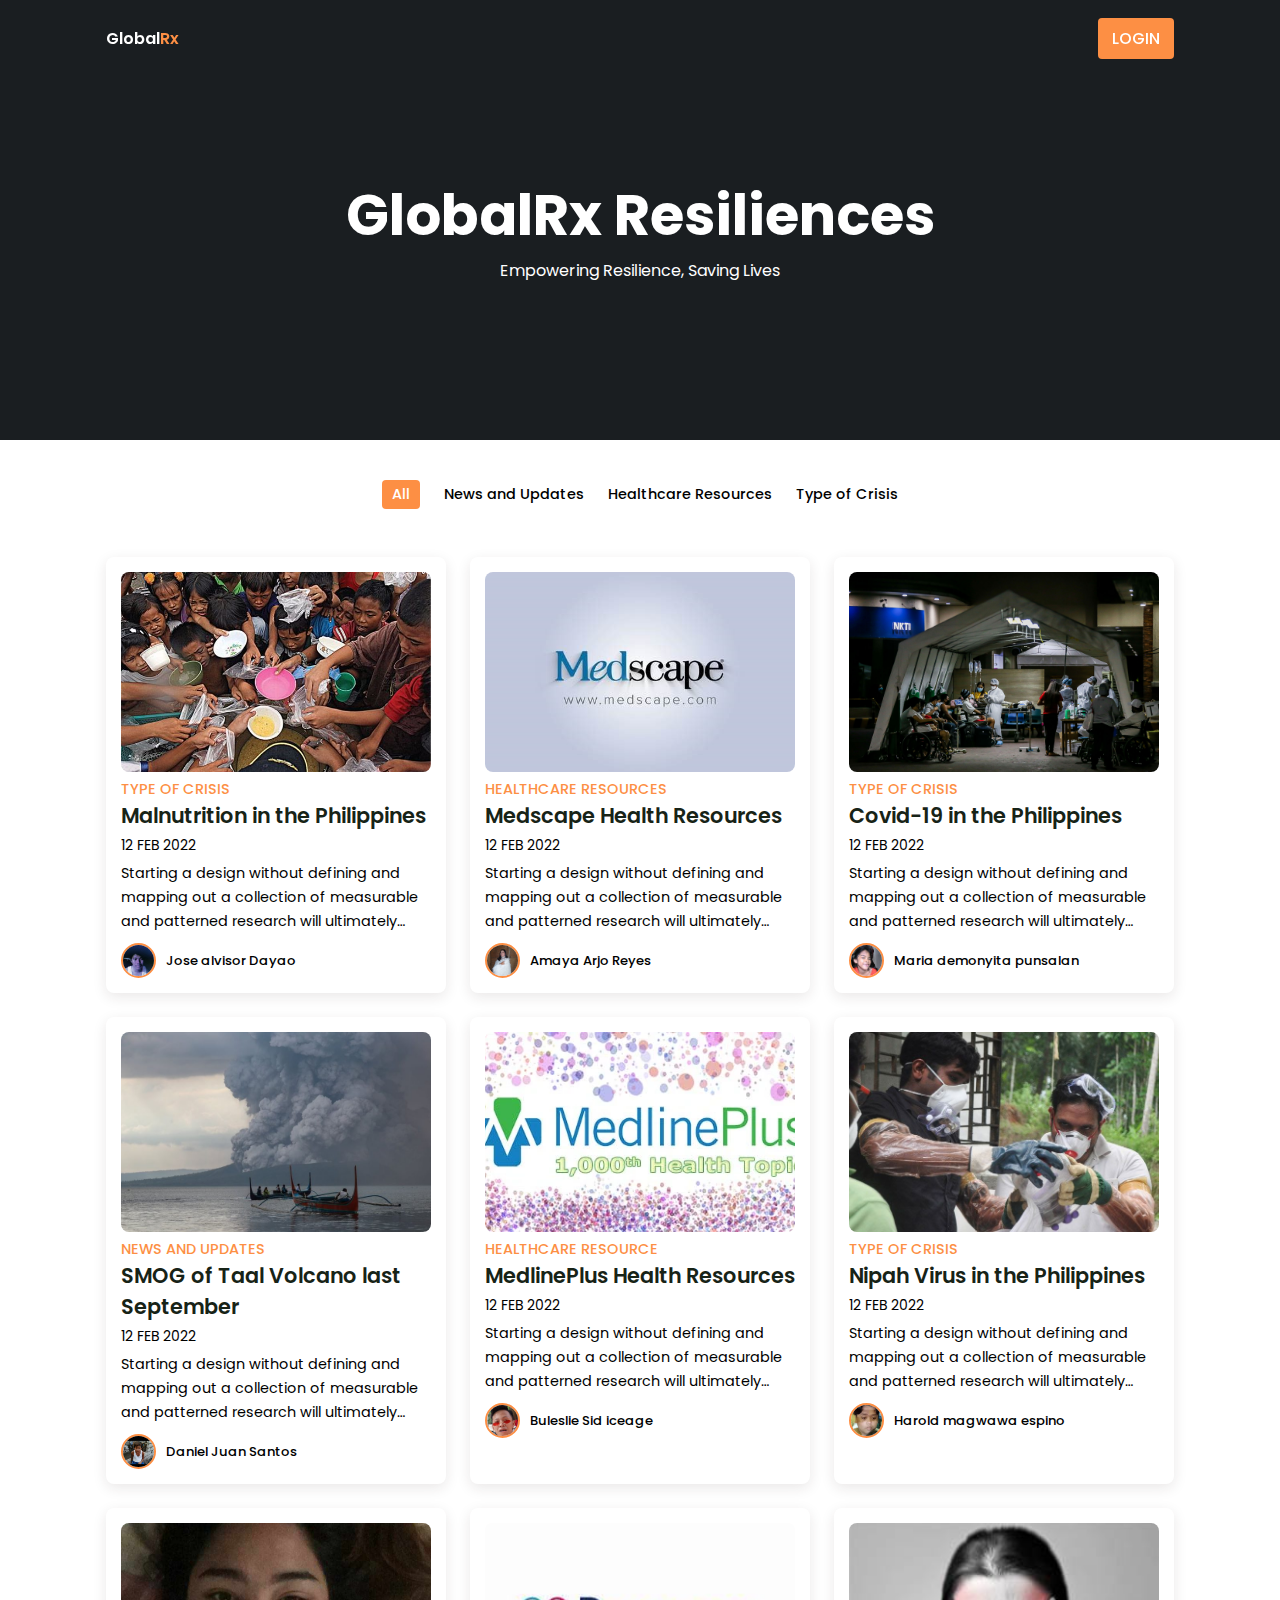
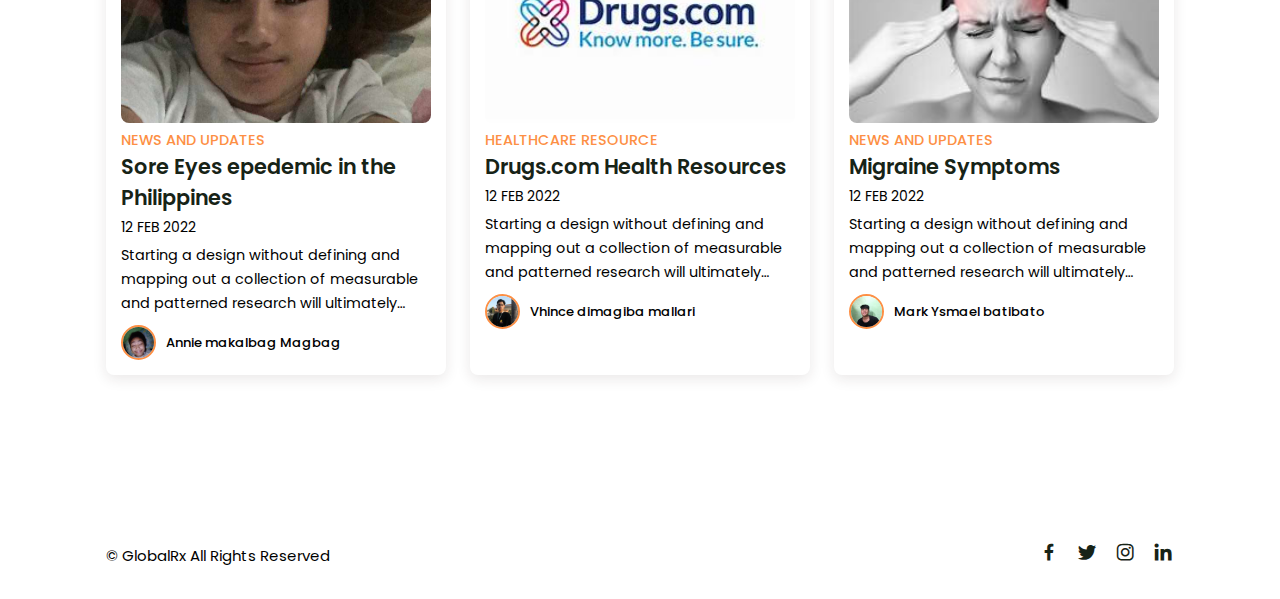
<file: mockup/index.html>
<!DOCTYPE html>
<html lang="en">
    <head>
        <meta charset="UTF-8">
        <meta http-equiv="X-UA-Compatible" content="IE=edge">
        <meta name="viewport" content="width=device-width, initial-scale=1.0">
        <title>GlobalRx</title>
        <link rel="stylesheet" href="css/style.css">
        <link href='https://unpkg.com/boxicons@2.1.4/css/boxicons.min.css' rel='stylesheet'>
    </head>
    <body>

     <header>
        <div class="nav container">

        <a href="#" class="logo">Global<span>Rx</span></a>
        <a href="#" class="login">Login</a>
    </div>
    </header>
     <section class="home" id="home">
    <div class="home-text container">
      <h2 class="home-title">GlobalRx Resiliences</h2>
      <span class="home-subtitle">Empowering Resilience, Saving Lives</span>
    </div>
     </section>
     <div class="post-filter container">
     <span class="filter-item active-filter" data-filter='all'>All</span>
     <span class="filter-item" data-filter='newsandupdates'>News and Updates</span>
     <span class="filter-item" data-filter='healthcare'>Healthcare Resources</span>
     <span class="filter-item" data-filter='typeofcrisis'>Type of Crisis</span>
     </div>
     <section class="post container">
        <!--POST 1-->
     <div class="post-box typeofcrisis">
        <img src="img/post-1.jpg" alt="" class="post-img">
        <h2 class="category">Type of Crisis</h2>
        <a href="post-page.html" class="post-title">
            Malnutrition in the Philippines
    </a>
    <span class="post-date">12 Feb 2022</span>
    <p class="post-description">Starting a design without defining and mapping out a collection of measurable and patterned research will ultimately lead to an ineffective product. Even jobs like redesigning a landing page deserve a diagnosis and user testing to identify usability issues. For the purposes of this guide, let’s assume you've come that far. You've gathered your research, user flows, and sitemaps. You've got your ideas and sketches out of the way and are now ready to jump into something more refined. Here, I will walk you through a few web design tips and best practices using Adobe XD.</p>
     <div class="profile">
        <img src="img/profile-1.jpg" alt="" class="profile-img">
         <span class="profile-name">Jose alvisor Dayao</span>

    </div>
   </div>
   <!--POST 2-->
   <div class="post-box healthcare">
    <img src="img/post-2.jpg" alt="" class="post-img">
    <h2 class="category">Healthcare Resources</h2>
    <a href="post-page2.html" class="post-title">
       Medscape Health Resources
</a>
<span class="post-date">12 Feb 2022</span>
<p class="post-description">Starting a design without defining and mapping out a collection of measurable and patterned research will ultimately lead to an ineffective product. Even jobs like redesigning a landing page deserve a diagnosis and user testing to identify usability issues. For the purposes of this guide, let’s assume you've come that far. You've gathered your research, user flows, and sitemaps. You've got your ideas and sketches out of the way and are now ready to jump into something more refined. Here, I will walk you through a few web design tips and best practices using Adobe XD.</p>
 <div class="profile">
    <img src="img/profile-2.jpg" alt="" class="profile-img">
     <span class="profile-name">Amaya Arjo Reyes</span>

</div>
</div>
<!--POST 3-->
<div class="post-box typeofcrisis">
    <img src="img/post-3.jpg" alt="" class="post-img">
    <h2 class="category">Type of Crisis</h2>
    <a href="post-page3.html" class="post-title">
        Covid-19 in the Philippines
</a>
<span class="post-date">12 Feb 2022</span>
<p class="post-description">Starting a design without defining and mapping out a collection of measurable and patterned research will ultimately lead to an ineffective product. Even jobs like redesigning a landing page deserve a diagnosis and user testing to identify usability issues. For the purposes of this guide, let’s assume you've come that far. You've gathered your research, user flows, and sitemaps. You've got your ideas and sketches out of the way and are now ready to jump into something more refined. Here, I will walk you through a few web design tips and best practices using Adobe XD.</p>
 <div class="profile">
    <img src="img/profile-3.jpg" alt="" class="profile-img">
     <span class="profile-name">Maria demonyita punsalan</span>

</div>
</div>
 <!--POST 4-->
 <div class="post-box newsandupdates">
    <img src="img/post-4.jpg" alt="" class="post-img">
    <h2 class="category">News and Updates</h2>
    <a href="post-page4.html" class="post-title">
        SMOG of Taal Volcano last September
</a>
<span class="post-date">12 Feb 2022</span>
<p class="post-description">Starting a design without defining and mapping out a collection of measurable and patterned research will ultimately lead to an ineffective product. Even jobs like redesigning a landing page deserve a diagnosis and user testing to identify usability issues. For the purposes of this guide, let’s assume you've come that far. You've gathered your research, user flows, and sitemaps. You've got your ideas and sketches out of the way and are now ready to jump into something more refined. Here, I will walk you through a few web design tips and best practices using Adobe XD.</p>
 <div class="profile">
    <img src="img/profile-4.jpg" alt="" class="profile-img">
     <span class="profile-name">Daniel Juan Santos</span>

</div>
</div>
<!--POST 5-->
<div class="post-box healthcare">
<img src="img/post-5.webp" alt="" class="post-img">
<h2 class="category">Healthcare Resource</h2>
<a href="post-page5.html" class="post-title">
    MedlinePlus Health Resources
</a>
<span class="post-date">12 Feb 2022</span>
<p class="post-description">Starting a design without defining and mapping out a collection of measurable and patterned research will ultimately lead to an ineffective product. Even jobs like redesigning a landing page deserve a diagnosis and user testing to identify usability issues. For the purposes of this guide, let’s assume you've come that far. You've gathered your research, user flows, and sitemaps. You've got your ideas and sketches out of the way and are now ready to jump into something more refined. Here, I will walk you through a few web design tips and best practices using Adobe XD.</p>
<div class="profile">
<img src="img/profile-5.jpg" alt="" class="profile-img">
 <span class="profile-name">Buleslie Sid iceage</span>

</div>
</div>
<!--POST 6-->
<div class="post-box typeofcrisis">
<img src="img/post-10.jpg" alt="" class="post-img">
<h2 class="category">Type of Crisis</h2>
<a href="post-page6.html" class="post-title">
    Nipah Virus in the Philippines
</a>
<span class="post-date">12 Feb 2022</span>
<p class="post-description">Starting a design without defining and mapping out a collection of measurable and patterned research will ultimately lead to an ineffective product. Even jobs like redesigning a landing page deserve a diagnosis and user testing to identify usability issues. For the purposes of this guide, let’s assume you've come that far. You've gathered your research, user flows, and sitemaps. You've got your ideas and sketches out of the way and are now ready to jump into something more refined. Here, I will walk you through a few web design tips and best practices using Adobe XD.</p>
<div class="profile">
<img src="img/profile-6.jpg" alt="" class="profile-img">
 <span class="profile-name">Harold magwawa espino </span>

</div>
</div> 
 <!--POST 7-->
 <div class="post-box newsandupdates">
    <img src="img/post-6.jpg" alt="" class="post-img">
    <h2 class="category">News and Updates</h2>
    <a href="post-page7.html" class="post-title">
        Sore Eyes epedemic in the Philippines   
</a>
<span class="post-date">12 Feb 2022</span>
<p class="post-description">Starting a design without defining and mapping out a collection of measurable and patterned research will ultimately lead to an ineffective product. Even jobs like redesigning a landing page deserve a diagnosis and user testing to identify usability issues. For the purposes of this guide, let’s assume you've come that far. You've gathered your research, user flows, and sitemaps. You've got your ideas and sketches out of the way and are now ready to jump into something more refined. Here, I will walk you through a few web design tips and best practices using Adobe XD.</p>
 <div class="profile">
    <img src="img/profile-7.jpg" alt="" class="profile-img">
     <span class="profile-name">Annie makalbag Magbag</span>

</div>
</div>
<!--POST 8-->
<div class="post-box healthcare">
<img src="img/post-8.jpeg" alt="" class="post-img">
<h2 class="category">Healthcare Resource</h2>
<a href="post-page8.html" class="post-title">
    Drugs.com Health Resources
</a>
<span class="post-date">12 Feb 2022</span>
<p class="post-description">Starting a design without defining and mapping out a collection of measurable and patterned research will ultimately lead to an ineffective product. Even jobs like redesigning a landing page deserve a diagnosis and user testing to identify usability issues. For the purposes of this guide, let’s assume you've come that far. You've gathered your research, user flows, and sitemaps. You've got your ideas and sketches out of the way and are now ready to jump into something more refined. Here, I will walk you through a few web design tips and best practices using Adobe XD.</p>
<div class="profile">
<img src="img/profile-8.jpg" alt="" class="profile-img">
 <span class="profile-name">Vhince dimagiba mallari</span>

</div>
</div>
<!--POST 9-->
<div class="post-box newsandupdates">
<img src="img/post-9.jpeg" alt="" class="post-img">
<h2 class="category">News and Updates</h2>
<a href="post-page9.html" class="post-title">
    Migraine Symptoms 
</a>
<span class="post-date">12 Feb 2022</span>
<p class="post-description">Starting a design without defining and mapping out a collection of measurable and patterned research will ultimately lead to an ineffective product. Even jobs like redesigning a landing page deserve a diagnosis and user testing to identify usability issues. For the purposes of this guide, let’s assume you've come that far. You've gathered your research, user flows, and sitemaps. You've got your ideas and sketches out of the way and are now ready to jump into something more refined. Here, I will walk you through a few web design tips and best practices using Adobe XD.</p>
<div class="profile">
<img src="img/profile-9.jpg" alt="" class="profile-img">
 <span class="profile-name">Mark Ysmael batibato </span>

</div>
</div>
<section class="share" id="story">

</section>
     </section>
     <!--Footer-->
     <div class="footer container">
        <p>&#169; GlobalRx  All Rights Reserved</p>
     <div class="social">
        <a href="#"><i class='bx bxl-facebook'></i></a>
        <a href="#"><i class='bx bxl-twitter'></i></a>
        <a href="#"><i class='bx bxl-instagram'></i></a>
        <a href="#"><i class='bx bxl-linkedin'></i></a>
     </div>
    </div>
 
 



       <!--Jquery link-->
       <script>
        // Get a reference to the video element
        var video = document.getElementById('myVideo');

        // Get references to the play and pause buttons
        var playButton = document.getElementById('playButton');
        var pauseButton = document.getElementById('pauseButton');

        // Add click event listeners to the buttons
        playButton.addEventListener('click', function () {
            video.play();
        });

        pauseButton.addEventListener('click', function () {
            video.pause();
        });
    </script>
       <script
  src="https://code.jquery.com/jquery-3.7.0.js"
  integrity="sha256-JlqSTELeR4TLqP0OG9dxM7yDPqX1ox/HfgiSLBj8+kM="
  crossorigin="anonymous"></script>
       <!--link to js-->
        <script src="js/main.js"></script>

    </body>
   </html>
</file>
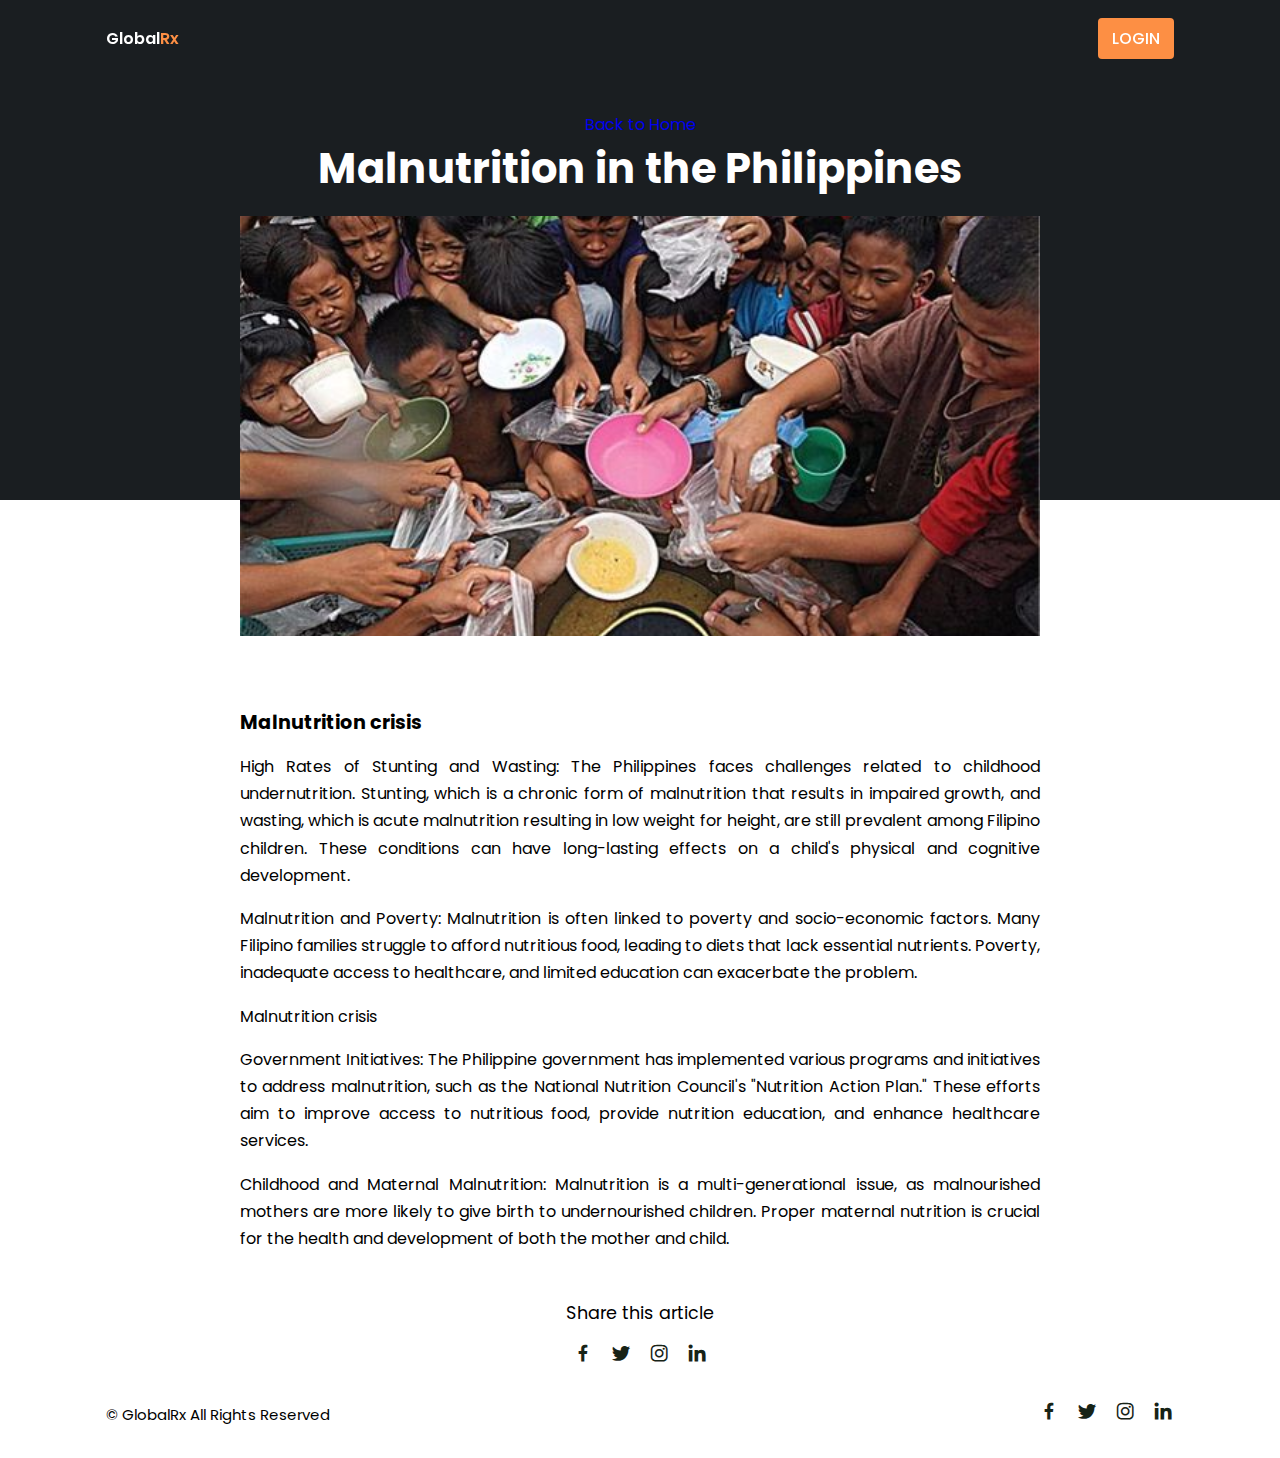
<file: mockup/post-page.html>
<!DOCTYPE html>
<html lang="en">
    <head>
        <meta charset="UTF-8">
        <meta http-equiv="X-UA-Compatible" content="IE=edge">
        <meta name="viewport" content="width=device-width, initial-scale=1.0">
        <title>Post page</title>
        <link rel="stylesheet" href="css/style.css">
        <link href='https://unpkg.com/boxicons@2.1.4/css/boxicons.min.css' rel='stylesheet'>
    </head>
    <body>

     <header>
        <div class="nav container">

        <a href="index.html" class="logo">Global<span>Rx</span></a>
        <a href="#" class="login">Login</a>
    </div>
    </header>
     <!--Post content-->
     <section class="post-header">
        <div class="header-content post-container "> 
            <!--Back to home-->
            <a href="index.html" class="back-home">Back to Home </a>
        <!--Title-->
        <h1 class="header-title">Malnutrition in the Philippines</h1>
       <img src="img/post-1.jpg" alt="" class="header-img">
    </div>
     </section>

     <section class="post-content post-container">
        <h2 class="sub-heading">Malnutrition crisis</h2>
        <p class="post-text">High Rates of Stunting and Wasting: The Philippines faces challenges related to childhood undernutrition. Stunting, which is a chronic form of malnutrition that results in impaired growth, and wasting, which is acute malnutrition resulting in low weight for height, are still prevalent among Filipino children. These conditions can have long-lasting effects on a child's physical and cognitive development.</p>
        <p class="post-text">Malnutrition and Poverty: Malnutrition is often linked to poverty and socio-economic factors. Many Filipino families struggle to afford nutritious food, leading to diets that lack essential nutrients. Poverty, inadequate access to healthcare, and limited education can exacerbate the problem.</p>
        <p class="post-text">Malnutrition crisis</p>
        <p class="post-text">Government Initiatives: The Philippine government has implemented various programs and initiatives to address malnutrition, such as the National Nutrition Council's "Nutrition Action Plan." These efforts aim to improve access to nutritious food, provide nutrition education, and enhance healthcare services.</p>
        <p class="post-text">Childhood and Maternal Malnutrition: Malnutrition is a multi-generational issue, as malnourished mothers are more likely to give birth to undernourished children. Proper maternal nutrition is crucial for the health and development of both the mother and child.</p>
    </section>
    <div class="share post-container">
        <span class="share-title">Share this article</span>
        <div class="social">
            <a href="#"><i class='bx bxl-facebook'></i></a>
            <a href="#"><i class='bx bxl-twitter'></i></a>
            <a href="#"><i class='bx bxl-instagram'></i></a>
            <a href="#"><i class='bx bxl-linkedin'></i></a>
         </div>
    </div>

     <!--Footer-->
     <div class="footer container">
        <p>&#169; GlobalRx  All Rights Reserved</p>
     <div class="social">
        <a href="#"><i class='bx bxl-facebook'></i></a>
        <a href="#"><i class='bx bxl-twitter'></i></a>
        <a href="#"><i class='bx bxl-instagram'></i></a>
        <a href="#"><i class='bx bxl-linkedin'></i></a>
     </div>
    </div>
 
 



       <!--Jquery link-->
       <script
  src="https://code.jquery.com/jquery-3.7.0.js"
  integrity="sha256-JlqSTELeR4TLqP0OG9dxM7yDPqX1ox/HfgiSLBj8+kM="
  crossorigin="anonymous"></script>
       <!--link to js-->
        <script src="js/main.js"></script>

    </body>
   </html>
</file>
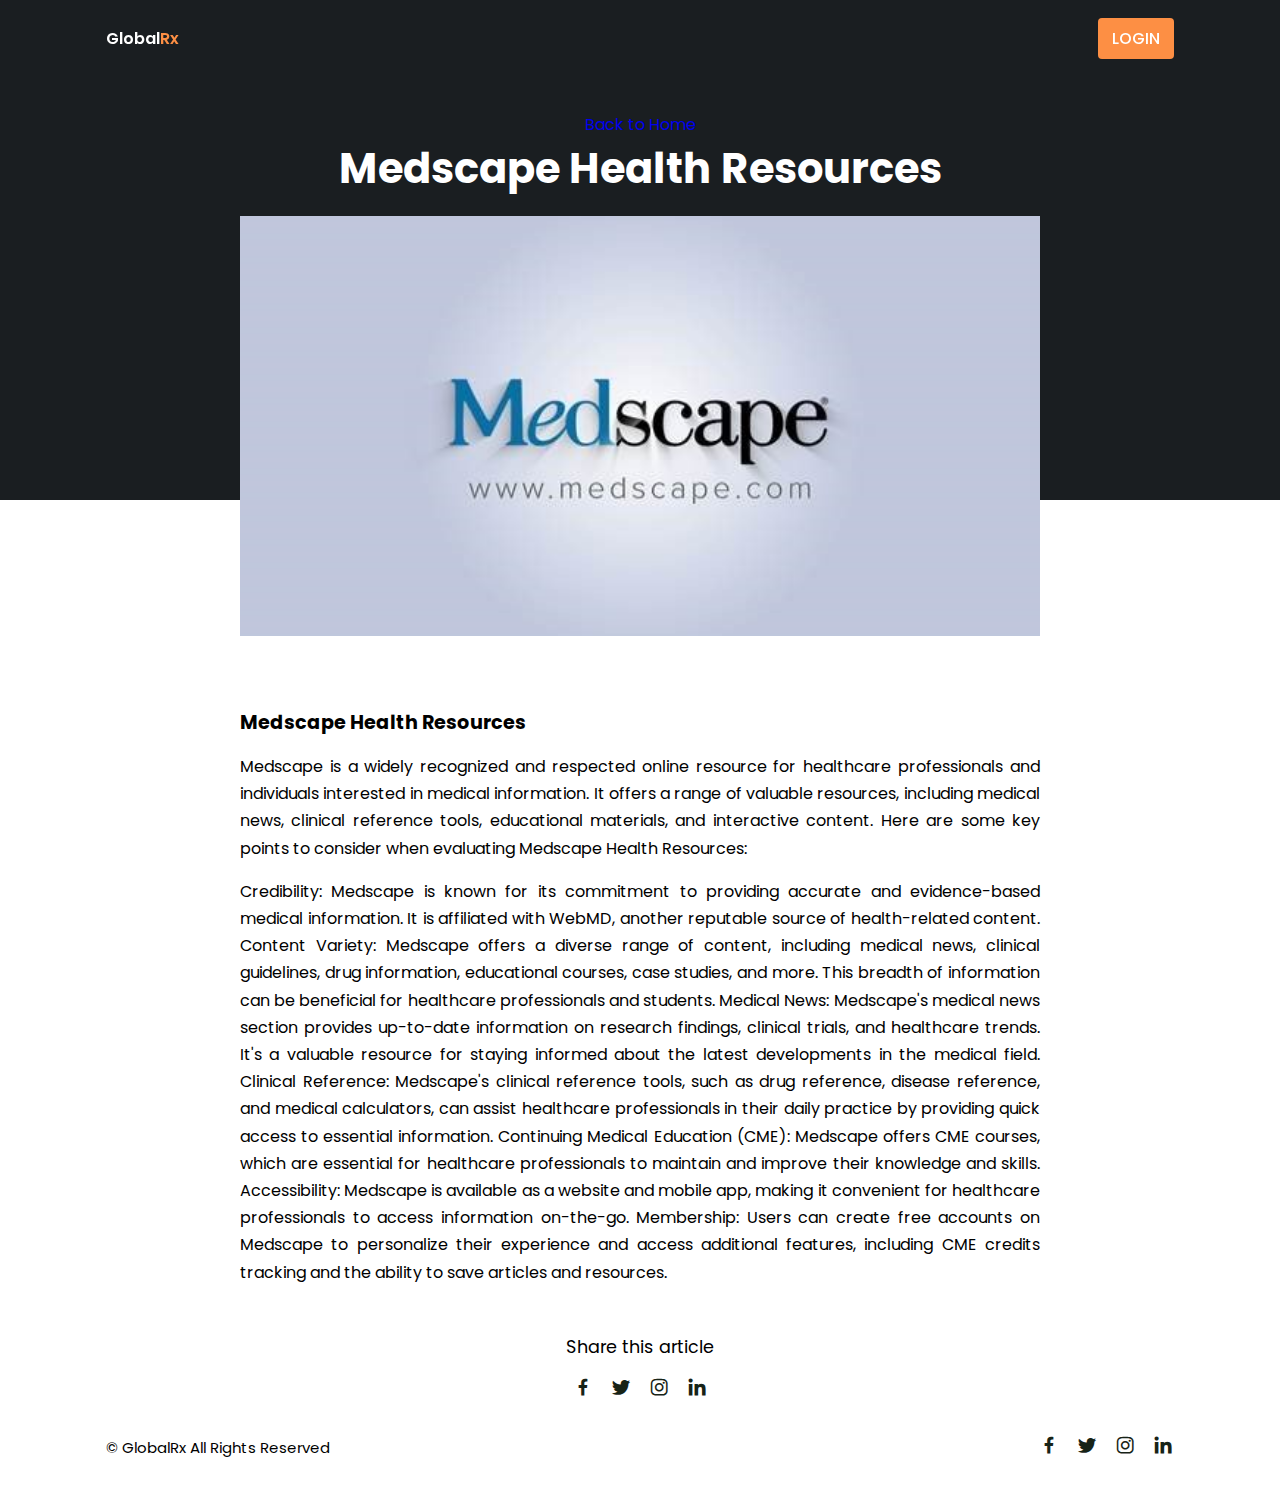
<file: mockup/post-page2.html>
<!DOCTYPE html>
<html lang="en">
    <head>
        <meta charset="UTF-8">
        <meta http-equiv="X-UA-Compatible" content="IE=edge">
        <meta name="viewport" content="width=device-width, initial-scale=1.0">
        <title>Post page2</title>
        <link rel="stylesheet" href="css/style.css">
        <link href='https://unpkg.com/boxicons@2.1.4/css/boxicons.min.css' rel='stylesheet'>
    </head>
    <body>

     <header>
        <div class="nav container">

        <a href="index.html" class="logo">Global<span>Rx</span></a>
        <a href="#" class="login">Login</a>
    </div>
    </header>
     <!--Post content-->
     <section class="post-header">
        <div class="header-content post-container "> 
            <!--Back to home-->
            <a href="index.html" class="back-home">Back to Home </a>
        <!--Title-->
        <h1 class="header-title">Medscape Health Resources</h1>
       <img src="img/post-2.jpg" alt="" class="header-img">
    </div>
     </section>

     <section class="post-content post-container">
        <h2 class="sub-heading">Medscape Health Resources</h2>
        <p class="post-text">Medscape is a widely recognized and respected online resource for healthcare professionals and individuals interested in medical information. It offers a range of valuable resources, including medical news, clinical reference tools, educational materials, and interactive content. Here are some key points to consider when evaluating Medscape Health Resources:</p>
        <p class="post-text">Credibility: Medscape is known for its commitment to providing accurate and evidence-based medical information. It is affiliated with WebMD, another reputable source of health-related content.

            Content Variety: Medscape offers a diverse range of content, including medical news, clinical guidelines, drug information, educational courses, case studies, and more. This breadth of information can be beneficial for healthcare professionals and students.
            
            Medical News: Medscape's medical news section provides up-to-date information on research findings, clinical trials, and healthcare trends. It's a valuable resource for staying informed about the latest developments in the medical field.
            
            Clinical Reference: Medscape's clinical reference tools, such as drug reference, disease reference, and medical calculators, can assist healthcare professionals in their daily practice by providing quick access to essential information.
            
            Continuing Medical Education (CME): Medscape offers CME courses, which are essential for healthcare professionals to maintain and improve their knowledge and skills.
            
            Accessibility: Medscape is available as a website and mobile app, making it convenient for healthcare professionals to access information on-the-go.
            
            Membership: Users can create free accounts on Medscape to personalize their experience and access additional features, including CME credits tracking and the ability to save articles and resources.</p>
    </section>
    <div class="share post-container">
        <span class="share-title">Share this article</span>
        <div class="social">
            <a href="#"><i class='bx bxl-facebook'></i></a>
            <a href="#"><i class='bx bxl-twitter'></i></a>
            <a href="#"><i class='bx bxl-instagram'></i></a>
            <a href="#"><i class='bx bxl-linkedin'></i></a>
         </div>
    </div>

     <!--Footer-->
     <div class="footer container">
        <p>&#169; GlobalRx All Rights Reserved</p>
     <div class="social">
        <a href="#"><i class='bx bxl-facebook'></i></a>
        <a href="#"><i class='bx bxl-twitter'></i></a>
        <a href="#"><i class='bx bxl-instagram'></i></a>
        <a href="#"><i class='bx bxl-linkedin'></i></a>
     </div>
    </div>
 
 



       <!--Jquery link-->
       <script
  src="https://code.jquery.com/jquery-3.7.0.js"
  integrity="sha256-JlqSTELeR4TLqP0OG9dxM7yDPqX1ox/HfgiSLBj8+kM="
  crossorigin="anonymous"></script>
       <!--link to js-->
        <script src="js/main.js"></script>

    </body>
   </html>
</file>
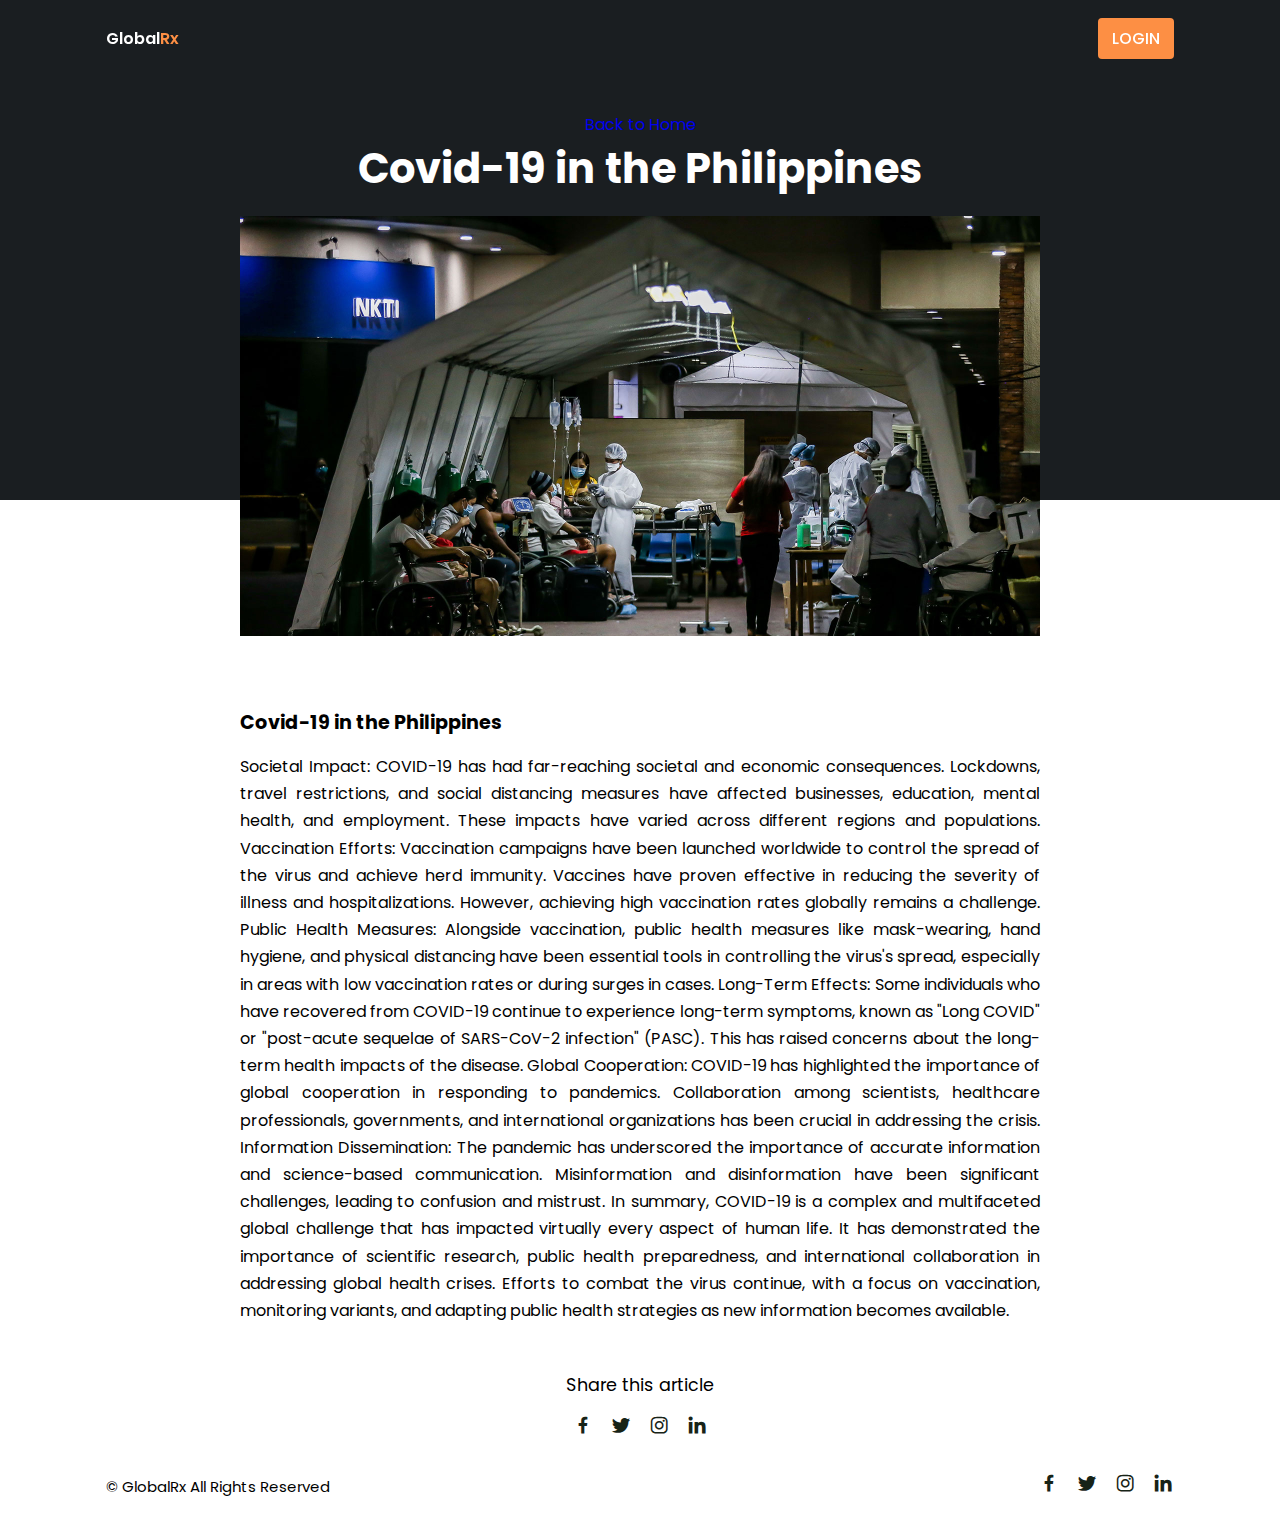
<file: mockup/post-page3.html>
<!DOCTYPE html>
<html lang="en">
    <head>
        <meta charset="UTF-8">
        <meta http-equiv="X-UA-Compatible" content="IE=edge">
        <meta name="viewport" content="width=device-width, initial-scale=1.0">
        <title>Post page3</title>
        <link rel="stylesheet" href="css/style.css">
        <link href='https://unpkg.com/boxicons@2.1.4/css/boxicons.min.css' rel='stylesheet'>
    </head>
    <body>

     <header>
        <div class="nav container">

        <a href="index.html" class="logo">Global<span>Rx</span></a>
        <a href="#" class="login">Login</a>
    </div>
    </header>
     <!--Post content-->
     <section class="post-header">
        <div class="header-content post-container "> 
            <!--Back to home-->
            <a href="index.html" class="back-home">Back to Home </a>
        <!--Title-->
        <h1 class="header-title">Covid-19 in the Philippines</h1>
       <img src="img/post-3.jpg" alt="" class="header-img">
    </div>
     </section>

     <section class="post-content post-container">
        <h2 class="sub-heading">Covid-19 in the Philippines</h2>
        <p class="post-text">Societal Impact: COVID-19 has had far-reaching societal and economic consequences. Lockdowns, travel restrictions, and social distancing measures have affected businesses, education, mental health, and employment. These impacts have varied across different regions and populations.

            Vaccination Efforts: Vaccination campaigns have been launched worldwide to control the spread of the virus and achieve herd immunity. Vaccines have proven effective in reducing the severity of illness and hospitalizations. However, achieving high vaccination rates globally remains a challenge.
            
            Public Health Measures: Alongside vaccination, public health measures like mask-wearing, hand hygiene, and physical distancing have been essential tools in controlling the virus's spread, especially in areas with low vaccination rates or during surges in cases.
            
            Long-Term Effects: Some individuals who have recovered from COVID-19 continue to experience long-term symptoms, known as "Long COVID" or "post-acute sequelae of SARS-CoV-2 infection" (PASC). This has raised concerns about the long-term health impacts of the disease.
            
            Global Cooperation: COVID-19 has highlighted the importance of global cooperation in responding to pandemics. Collaboration among scientists, healthcare professionals, governments, and international organizations has been crucial in addressing the crisis.
            
            Information Dissemination: The pandemic has underscored the importance of accurate information and science-based communication. Misinformation and disinformation have been significant challenges, leading to confusion and mistrust.
            
            In summary, COVID-19 is a complex and multifaceted global challenge that has impacted virtually every aspect of human life. It has demonstrated the importance of scientific research, public health preparedness, and international collaboration in addressing global health crises. Efforts to combat the virus continue, with a focus on vaccination, monitoring variants, and adapting public health strategies as new information becomes available.</p>
        
    </section>
    <div class="share post-container">
        <span class="share-title">Share this article</span>
        <div class="social">
            <a href="#"><i class='bx bxl-facebook'></i></a>
            <a href="#"><i class='bx bxl-twitter'></i></a>
            <a href="#"><i class='bx bxl-instagram'></i></a>
            <a href="#"><i class='bx bxl-linkedin'></i></a>
         </div>
    </div>

     <!--Footer-->
     <div class="footer container">
        <p>&#169; GlobalRx All Rights Reserved</p>
     <div class="social">
        <a href="#"><i class='bx bxl-facebook'></i></a>
        <a href="#"><i class='bx bxl-twitter'></i></a>
        <a href="#"><i class='bx bxl-instagram'></i></a>
        <a href="#"><i class='bx bxl-linkedin'></i></a>
     </div>
    </div>
 
 



       <!--Jquery link-->
       <script
  src="https://code.jquery.com/jquery-3.7.0.js"
  integrity="sha256-JlqSTELeR4TLqP0OG9dxM7yDPqX1ox/HfgiSLBj8+kM="
  crossorigin="anonymous"></script>
       <!--link to js-->
        <script src="js/main.js"></script>

    </body>
   </html>
</file>
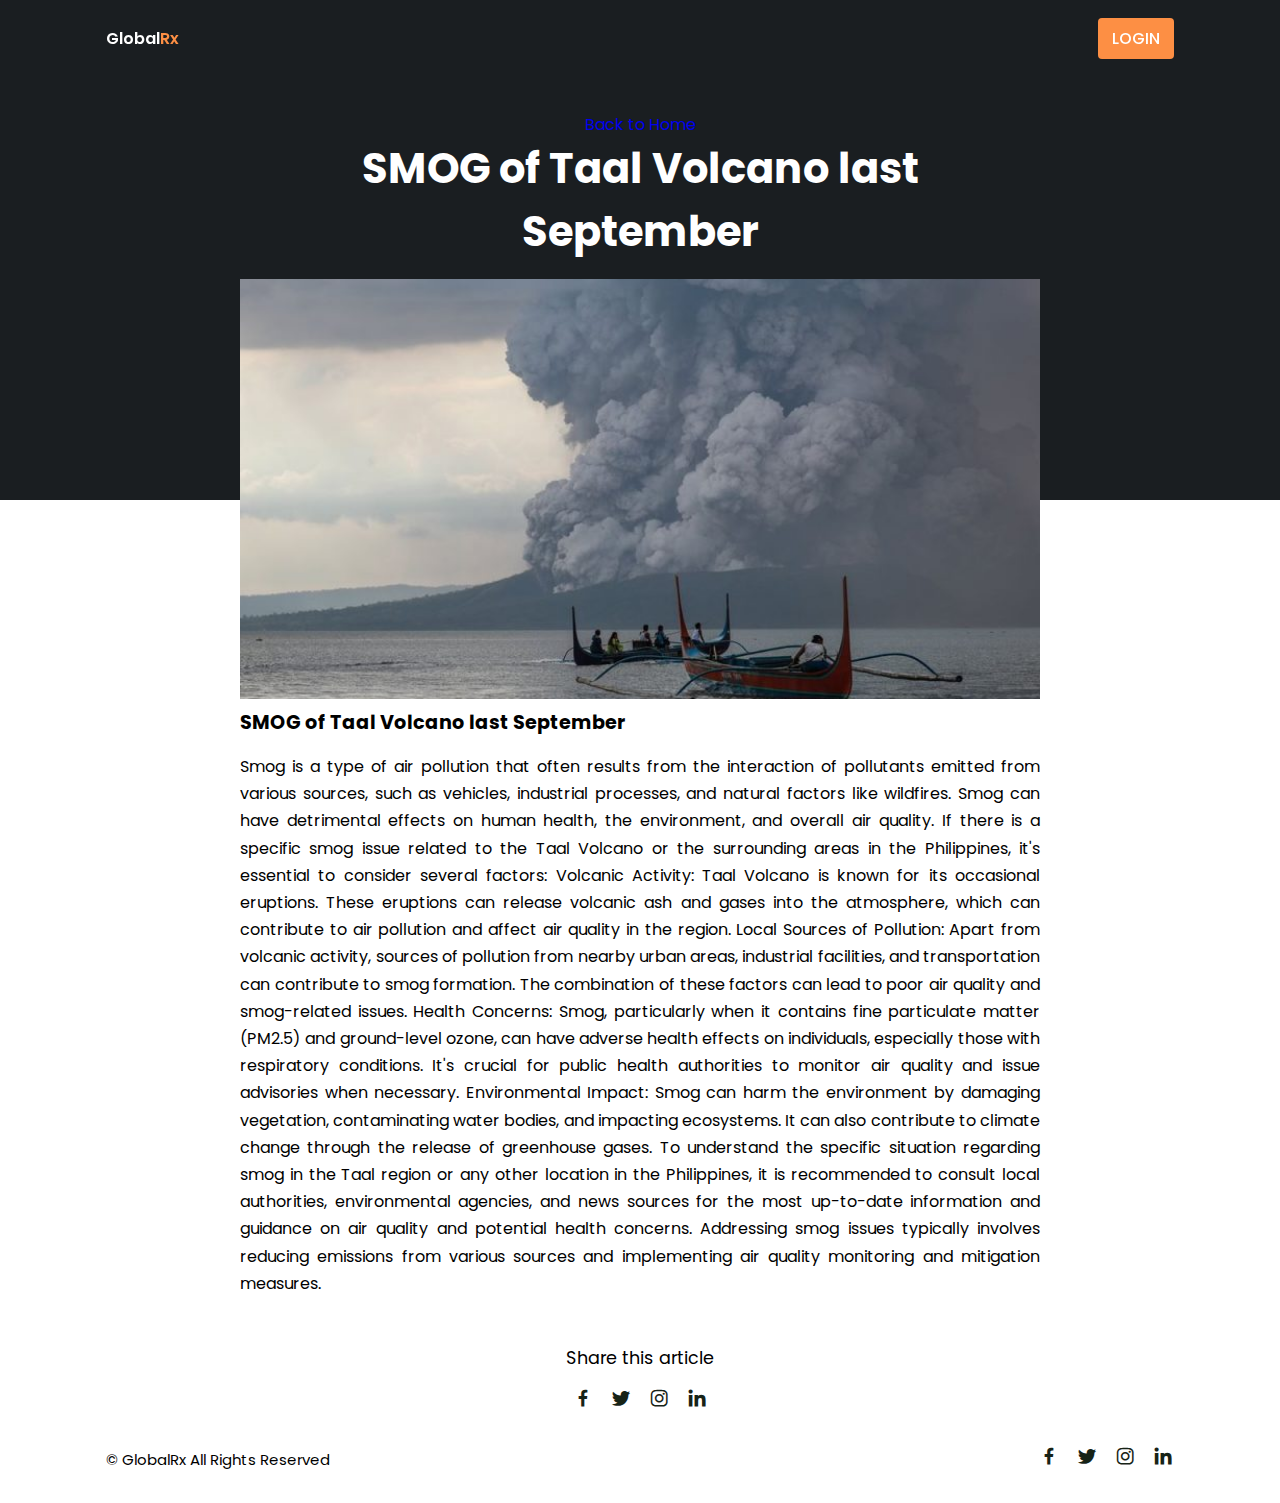
<file: mockup/post-page4.html>
<!DOCTYPE html>
<html lang="en">
    <head>
        <meta charset="UTF-8">
        <meta http-equiv="X-UA-Compatible" content="IE=edge">
        <meta name="viewport" content="width=device-width, initial-scale=1.0">
        <title>Post page4</title>
        <link rel="stylesheet" href="css/style.css">
        <link href='https://unpkg.com/boxicons@2.1.4/css/boxicons.min.css' rel='stylesheet'>
    </head>
    <body>

     <header>
        <div class="nav container">

        <a href="index.html" class="logo">Global<span>Rx</span></a>
        <a href="#" class="login">Login</a>
    </div>
    </header>
     <!--Post content-->
     <section class="post-header">
        <div class="header-content post-container "> 
            <!--Back to home-->
            <a href="index.html" class="back-home">Back to Home </a>
        <!--Title-->
        <h1 class="header-title">SMOG of Taal Volcano last September</h1>
       <img src="img/post-4.jpg" alt="" class="header-img">
    </div>
     </section>

     <section class="post-content post-container">
        <h2 class="sub-heading">SMOG of Taal Volcano last September</h2>
        <p class="post-text">Smog is a type of air pollution that often results from the interaction of pollutants emitted from various sources, such as vehicles, industrial processes, and natural factors like wildfires. Smog can have detrimental effects on human health, the environment, and overall air quality.

            If there is a specific smog issue related to the Taal Volcano or the surrounding areas in the Philippines, it's essential to consider several factors:
            
            Volcanic Activity: Taal Volcano is known for its occasional eruptions. These eruptions can release volcanic ash and gases into the atmosphere, which can contribute to air pollution and affect air quality in the region.
            
            Local Sources of Pollution: Apart from volcanic activity, sources of pollution from nearby urban areas, industrial facilities, and transportation can contribute to smog formation. The combination of these factors can lead to poor air quality and smog-related issues.
            
            Health Concerns: Smog, particularly when it contains fine particulate matter (PM2.5) and ground-level ozone, can have adverse health effects on individuals, especially those with respiratory conditions. It's crucial for public health authorities to monitor air quality and issue advisories when necessary.
            
            Environmental Impact: Smog can harm the environment by damaging vegetation, contaminating water bodies, and impacting ecosystems. It can also contribute to climate change through the release of greenhouse gases.
            
            To understand the specific situation regarding smog in the Taal region or any other location in the Philippines, it is recommended to consult local authorities, environmental agencies, and news sources for the most up-to-date information and guidance on air quality and potential health concerns. Addressing smog issues typically involves reducing emissions from various sources and implementing air quality monitoring and mitigation measures.</p>
      
    </section>
    <div class="share post-container">
        <span class="share-title">Share this article</span>
        <div class="social">
            <a href="#"><i class='bx bxl-facebook'></i></a>
            <a href="#"><i class='bx bxl-twitter'></i></a>
            <a href="#"><i class='bx bxl-instagram'></i></a>
            <a href="#"><i class='bx bxl-linkedin'></i></a>
         </div>
    </div>

     <!--Footer-->
     <div class="footer container">
        <p>&#169; GlobalRx  All Rights Reserved</p>
     <div class="social">
        <a href="#"><i class='bx bxl-facebook'></i></a>
        <a href="#"><i class='bx bxl-twitter'></i></a>
        <a href="#"><i class='bx bxl-instagram'></i></a>
        <a href="#"><i class='bx bxl-linkedin'></i></a>
     </div>
    </div>
 
 



       <!--Jquery link-->
       <script
  src="https://code.jquery.com/jquery-3.7.0.js"
  integrity="sha256-JlqSTELeR4TLqP0OG9dxM7yDPqX1ox/HfgiSLBj8+kM="
  crossorigin="anonymous"></script>
       <!--link to js-->
        <script src="js/main.js"></script>

    </body>
   </html>
</file>
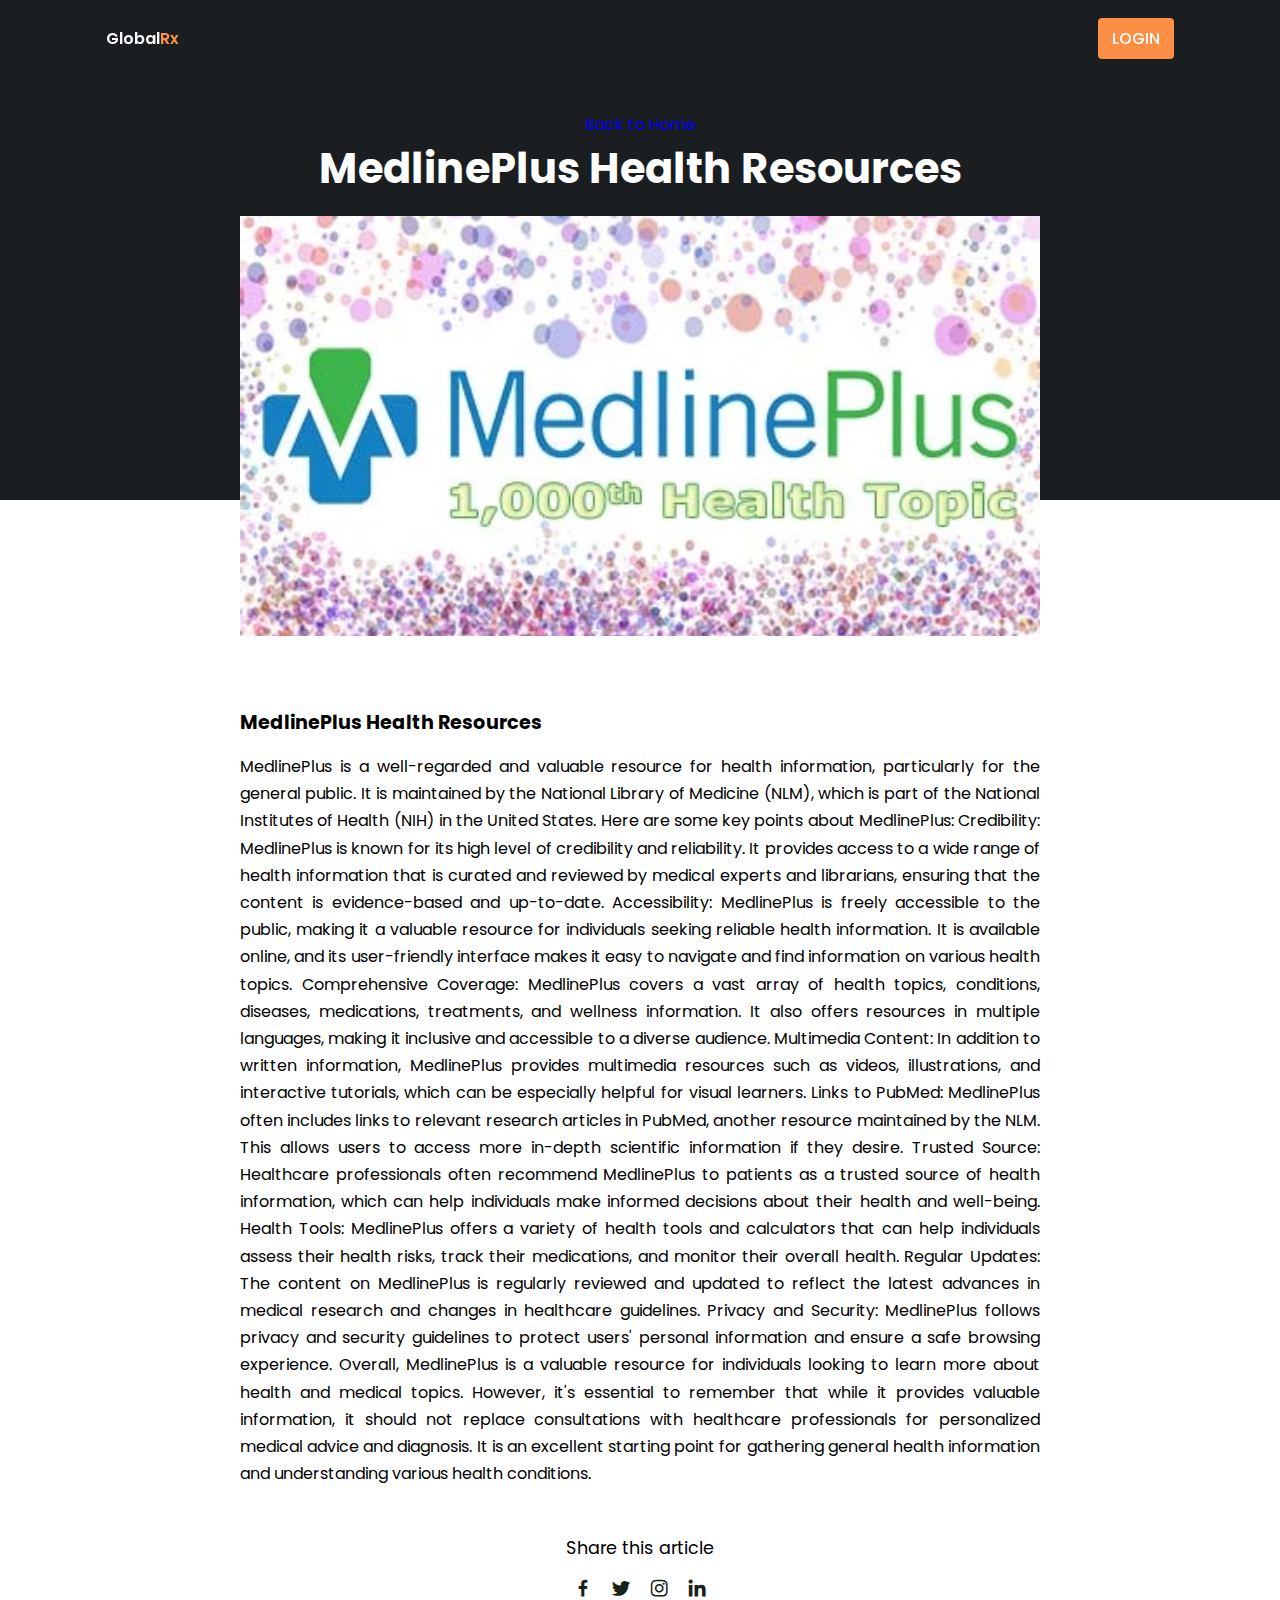
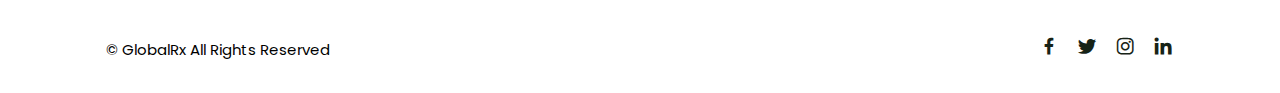
<file: mockup/post-page5.html>
<!DOCTYPE html>
<html lang="en">
    <head>
        <meta charset="UTF-8">
        <meta http-equiv="X-UA-Compatible" content="IE=edge">
        <meta name="viewport" content="width=device-width, initial-scale=1.0">
        <title>Post page5</title>
        <link rel="stylesheet" href="css/style.css">
        <link href='https://unpkg.com/boxicons@2.1.4/css/boxicons.min.css' rel='stylesheet'>
    </head>
    <body>

     <header>
        <div class="nav container">

        <a href="index.html" class="logo">Global<span>Rx</span></a>
        <a href="#" class="login">Login</a>
    </div>
    </header>
     <!--Post content-->
     <section class="post-header">
        <div class="header-content post-container "> 
            <!--Back to home-->
            <a href="index.html" class="back-home">Back to Home </a>
        <!--Title-->
        <h1 class="header-title">MedlinePlus Health Resources</h1>
       <img src="img/post-5.webp" alt="" class="header-img">
    </div>
     </section>

     <section class="post-content post-container">
        <h2 class="sub-heading">MedlinePlus Health Resources</h2>
        <p class="post-text">MedlinePlus is a well-regarded and valuable resource for health information, particularly for the general public. It is maintained by the National Library of Medicine (NLM), which is part of the National Institutes of Health (NIH) in the United States. Here are some key points about MedlinePlus:

            Credibility: MedlinePlus is known for its high level of credibility and reliability. It provides access to a wide range of health information that is curated and reviewed by medical experts and librarians, ensuring that the content is evidence-based and up-to-date.
            
            Accessibility: MedlinePlus is freely accessible to the public, making it a valuable resource for individuals seeking reliable health information. It is available online, and its user-friendly interface makes it easy to navigate and find information on various health topics.
            
            Comprehensive Coverage: MedlinePlus covers a vast array of health topics, conditions, diseases, medications, treatments, and wellness information. It also offers resources in multiple languages, making it inclusive and accessible to a diverse audience.
            
            Multimedia Content: In addition to written information, MedlinePlus provides multimedia resources such as videos, illustrations, and interactive tutorials, which can be especially helpful for visual learners.
            
            Links to PubMed: MedlinePlus often includes links to relevant research articles in PubMed, another resource maintained by the NLM. This allows users to access more in-depth scientific information if they desire.
            
            Trusted Source: Healthcare professionals often recommend MedlinePlus to patients as a trusted source of health information, which can help individuals make informed decisions about their health and well-being.
            
            Health Tools: MedlinePlus offers a variety of health tools and calculators that can help individuals assess their health risks, track their medications, and monitor their overall health.
            
            Regular Updates: The content on MedlinePlus is regularly reviewed and updated to reflect the latest advances in medical research and changes in healthcare guidelines.
            
            Privacy and Security: MedlinePlus follows privacy and security guidelines to protect users' personal information and ensure a safe browsing experience.
            
            Overall, MedlinePlus is a valuable resource for individuals looking to learn more about health and medical topics. However, it's essential to remember that while it provides valuable information, it should not replace consultations with healthcare professionals for personalized medical advice and diagnosis. It is an excellent starting point for gathering general health information and understanding various health conditions.</p>
       
    </section>
    <div class="share post-container">
        <span class="share-title">Share this article</span>
        <div class="social">
            <a href="#"><i class='bx bxl-facebook'></i></a>
            <a href="#"><i class='bx bxl-twitter'></i></a>
            <a href="#"><i class='bx bxl-instagram'></i></a>
            <a href="#"><i class='bx bxl-linkedin'></i></a>
         </div>
    </div>

     <!--Footer-->
     <div class="footer container">
        <p>&#169; GlobalRx  All Rights Reserved</p>
     <div class="social">
        <a href="#"><i class='bx bxl-facebook'></i></a>
        <a href="#"><i class='bx bxl-twitter'></i></a>
        <a href="#"><i class='bx bxl-instagram'></i></a>
        <a href="#"><i class='bx bxl-linkedin'></i></a>
     </div>
    </div>
 
 



       <!--Jquery link-->
       <script
  src="https://code.jquery.com/jquery-3.7.0.js"
  integrity="sha256-JlqSTELeR4TLqP0OG9dxM7yDPqX1ox/HfgiSLBj8+kM="
  crossorigin="anonymous"></script>
       <!--link to js-->
        <script src="js/main.js"></script>

    </body>
   </html>
</file>
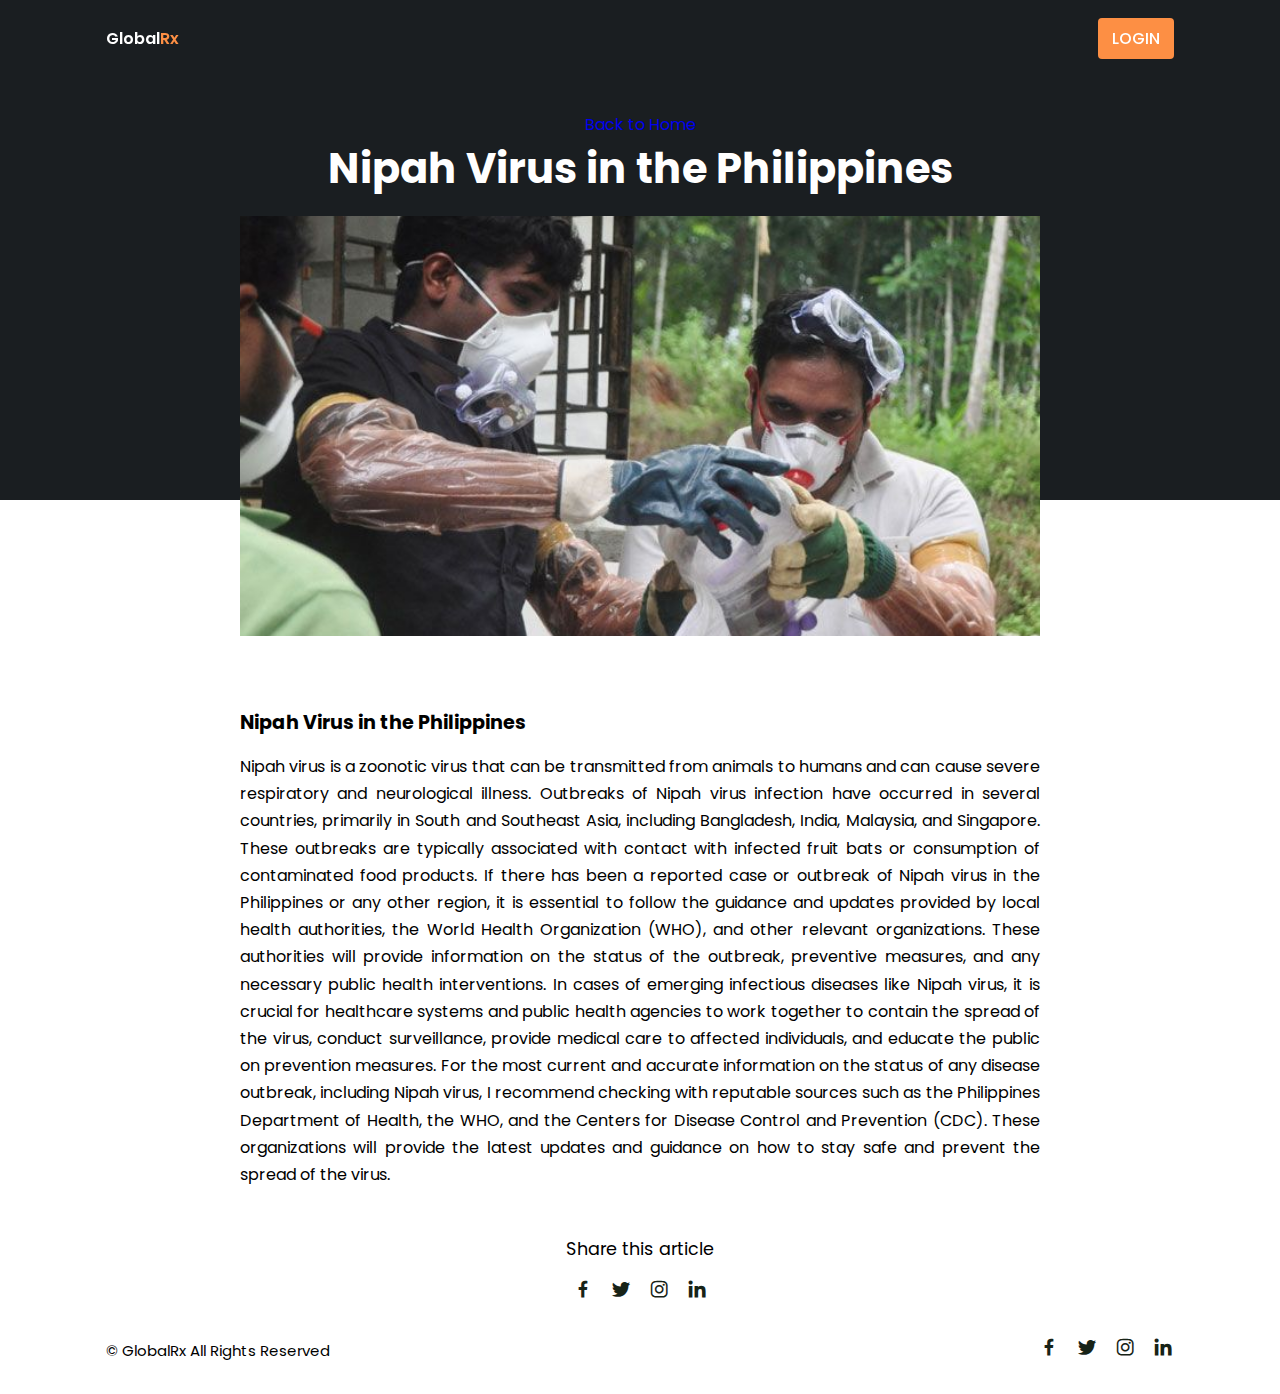
<file: mockup/post-page6.html>
<!DOCTYPE html>
<html lang="en">
    <head>
        <meta charset="UTF-8">
        <meta http-equiv="X-UA-Compatible" content="IE=edge">
        <meta name="viewport" content="width=device-width, initial-scale=1.0">
        <title>Post page6</title>
        <link rel="stylesheet" href="css/style.css">
        <link href='https://unpkg.com/boxicons@2.1.4/css/boxicons.min.css' rel='stylesheet'>
    </head>
    <body>

     <header>
        <div class="nav container">

        <a href="index.html" class="logo">Global<span>Rx</span></a>
        <a href="#" class="login">Login</a>
    </div>
    </header>
     <!--Post content-->
     <section class="post-header">
        <div class="header-content post-container "> 
            <!--Back to home-->
            <a href="index.html" class="back-home">Back to Home </a>
        <!--Title-->
        <h1 class="header-title">Nipah Virus in the Philippines</h1>
       <img src="img/post-10.jpg" alt="" class="header-img">
    </div>
     </section>

     <section class="post-content post-container">
        <h2 class="sub-heading">Nipah Virus in the Philippines</h2>
        <p class="post-text">Nipah virus is a zoonotic virus that can be transmitted from animals to humans and can cause severe respiratory and neurological illness. Outbreaks of Nipah virus infection have occurred in several countries, primarily in South and Southeast Asia, including Bangladesh, India, Malaysia, and Singapore. These outbreaks are typically associated with contact with infected fruit bats or consumption of contaminated food products.

            If there has been a reported case or outbreak of Nipah virus in the Philippines or any other region, it is essential to follow the guidance and updates provided by local health authorities, the World Health Organization (WHO), and other relevant organizations. These authorities will provide information on the status of the outbreak, preventive measures, and any necessary public health interventions.
            
            In cases of emerging infectious diseases like Nipah virus, it is crucial for healthcare systems and public health agencies to work together to contain the spread of the virus, conduct surveillance, provide medical care to affected individuals, and educate the public on prevention measures.
            
            For the most current and accurate information on the status of any disease outbreak, including Nipah virus, I recommend checking with reputable sources such as the Philippines Department of Health, the WHO, and the Centers for Disease Control and Prevention (CDC). These organizations will provide the latest updates and guidance on how to stay safe and prevent the spread of the virus.
            
            
            </p>
     
    </section>
    <div class="share post-container">
        <span class="share-title">Share this article</span>
        <div class="social">
            <a href="#"><i class='bx bxl-facebook'></i></a>
            <a href="#"><i class='bx bxl-twitter'></i></a>
            <a href="#"><i class='bx bxl-instagram'></i></a>
            <a href="#"><i class='bx bxl-linkedin'></i></a>
         </div>
    </div>

     <!--Footer-->
     <div class="footer container">
        <p>&#169; GlobalRx  All Rights Reserved</p>
     <div class="social">
        <a href="#"><i class='bx bxl-facebook'></i></a>
        <a href="#"><i class='bx bxl-twitter'></i></a>
        <a href="#"><i class='bx bxl-instagram'></i></a>
        <a href="#"><i class='bx bxl-linkedin'></i></a>
     </div>
    </div>
 
 



       <!--Jquery link-->
       <script
  src="https://code.jquery.com/jquery-3.7.0.js"
  integrity="sha256-JlqSTELeR4TLqP0OG9dxM7yDPqX1ox/HfgiSLBj8+kM="
  crossorigin="anonymous"></script>
       <!--link to js-->
        <script src="js/main.js"></script>

    </body>
   </html>
</file>
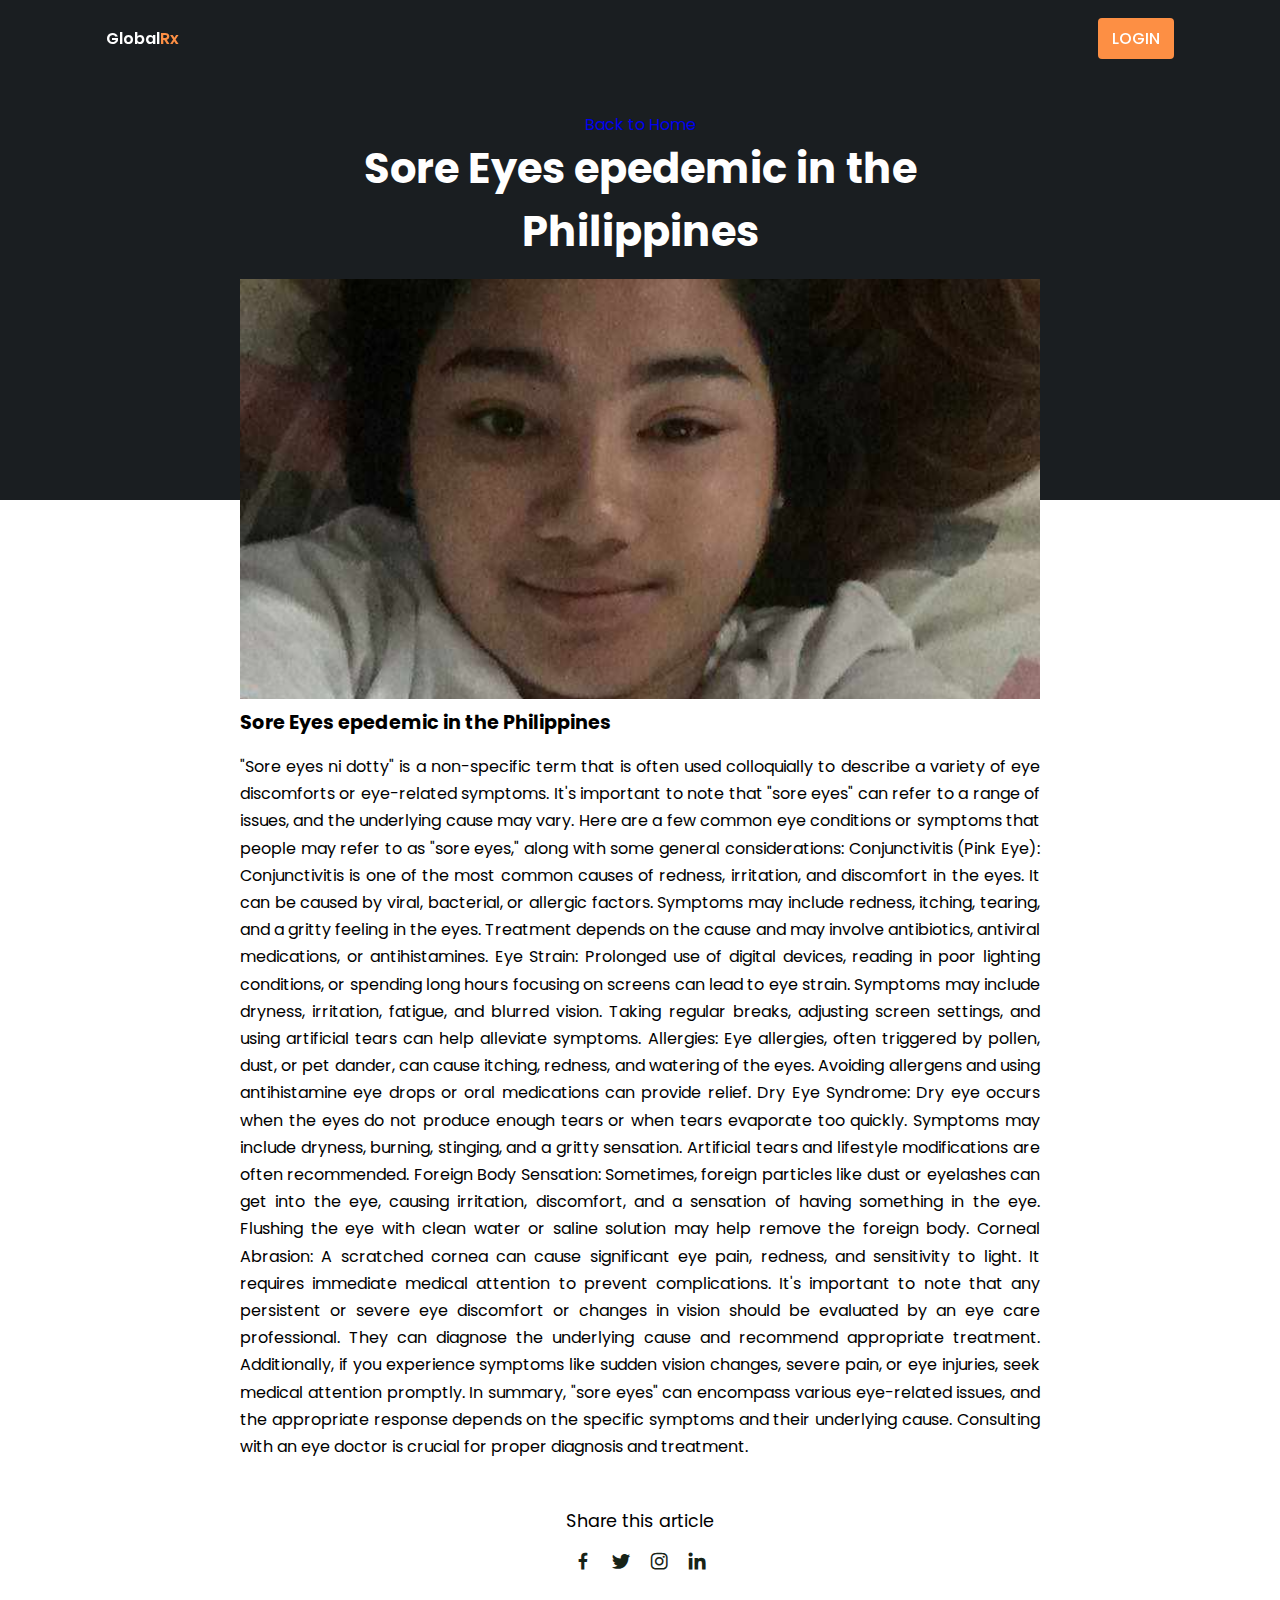
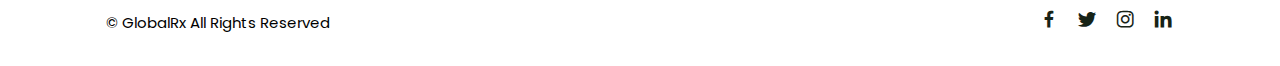
<file: mockup/post-page7.html>
<!DOCTYPE html>
<html lang="en">
    <head>
        <meta charset="UTF-8">
        <meta http-equiv="X-UA-Compatible" content="IE=edge">
        <meta name="viewport" content="width=device-width, initial-scale=1.0">
        <title>Post page7</title>
        <link rel="stylesheet" href="css/style.css">
        <link href='https://unpkg.com/boxicons@2.1.4/css/boxicons.min.css' rel='stylesheet'>
    </head>
    <body>

     <header>
        <div class="nav container">

        <a href="index.html" class="logo">Global<span>Rx</span></a>
        <a href="#" class="login">Login</a>
    </div>
    </header>
     <!--Post content-->
     <section class="post-header">
        <div class="header-content post-container "> 
            <!--Back to home-->
            <a href="index.html" class="back-home">Back to Home </a>
        <!--Title-->
        <h1 class="header-title">Sore Eyes epedemic in the Philippines</h1>
       <img src="img/post-6.jpg" alt="" class="header-img">
    </div>
     </section>

     <section class="post-content post-container">
        <h2 class="sub-heading">Sore Eyes epedemic in the Philippines</h2>
        <p class="post-text">"Sore eyes ni dotty" is a non-specific term that is often used colloquially to describe a variety of eye discomforts or eye-related symptoms. It's important to note that "sore eyes" can refer to a range of issues, and the underlying cause may vary. Here are a few common eye conditions or symptoms that people may refer to as "sore eyes," along with some general considerations:

            Conjunctivitis (Pink Eye): Conjunctivitis is one of the most common causes of redness, irritation, and discomfort in the eyes. It can be caused by viral, bacterial, or allergic factors. Symptoms may include redness, itching, tearing, and a gritty feeling in the eyes. Treatment depends on the cause and may involve antibiotics, antiviral medications, or antihistamines.
            
            Eye Strain: Prolonged use of digital devices, reading in poor lighting conditions, or spending long hours focusing on screens can lead to eye strain. Symptoms may include dryness, irritation, fatigue, and blurred vision. Taking regular breaks, adjusting screen settings, and using artificial tears can help alleviate symptoms.
            
            Allergies: Eye allergies, often triggered by pollen, dust, or pet dander, can cause itching, redness, and watering of the eyes. Avoiding allergens and using antihistamine eye drops or oral medications can provide relief.
            
            Dry Eye Syndrome: Dry eye occurs when the eyes do not produce enough tears or when tears evaporate too quickly. Symptoms may include dryness, burning, stinging, and a gritty sensation. Artificial tears and lifestyle modifications are often recommended.
            
            Foreign Body Sensation: Sometimes, foreign particles like dust or eyelashes can get into the eye, causing irritation, discomfort, and a sensation of having something in the eye. Flushing the eye with clean water or saline solution may help remove the foreign body.
            
            Corneal Abrasion: A scratched cornea can cause significant eye pain, redness, and sensitivity to light. It requires immediate medical attention to prevent complications.
            
            It's important to note that any persistent or severe eye discomfort or changes in vision should be evaluated by an eye care professional. They can diagnose the underlying cause and recommend appropriate treatment. Additionally, if you experience symptoms like sudden vision changes, severe pain, or eye injuries, seek medical attention promptly.
            
            In summary, "sore eyes" can encompass various eye-related issues, and the appropriate response depends on the specific symptoms and their underlying cause. Consulting with an eye doctor is crucial for proper diagnosis and treatment.</p>
    </section>
    <div class="share post-container">
        <span class="share-title">Share this article</span>
        <div class="social">
            <a href="#"><i class='bx bxl-facebook'></i></a>
            <a href="#"><i class='bx bxl-twitter'></i></a>
            <a href="#"><i class='bx bxl-instagram'></i></a>
            <a href="#"><i class='bx bxl-linkedin'></i></a>
         </div>
    </div>

     <!--Footer-->
     <div class="footer container">
        <p>&#169; GlobalRx  All Rights Reserved</p>
     <div class="social">
        <a href="#"><i class='bx bxl-facebook'></i></a>
        <a href="#"><i class='bx bxl-twitter'></i></a>
        <a href="#"><i class='bx bxl-instagram'></i></a>
        <a href="#"><i class='bx bxl-linkedin'></i></a>
     </div>
    </div>
 
 



       <!--Jquery link-->
       <script
  src="https://code.jquery.com/jquery-3.7.0.js"
  integrity="sha256-JlqSTELeR4TLqP0OG9dxM7yDPqX1ox/HfgiSLBj8+kM="
  crossorigin="anonymous"></script>
       <!--link to js-->
        <script src="js/main.js"></script>

    </body>
   </html>
</file>
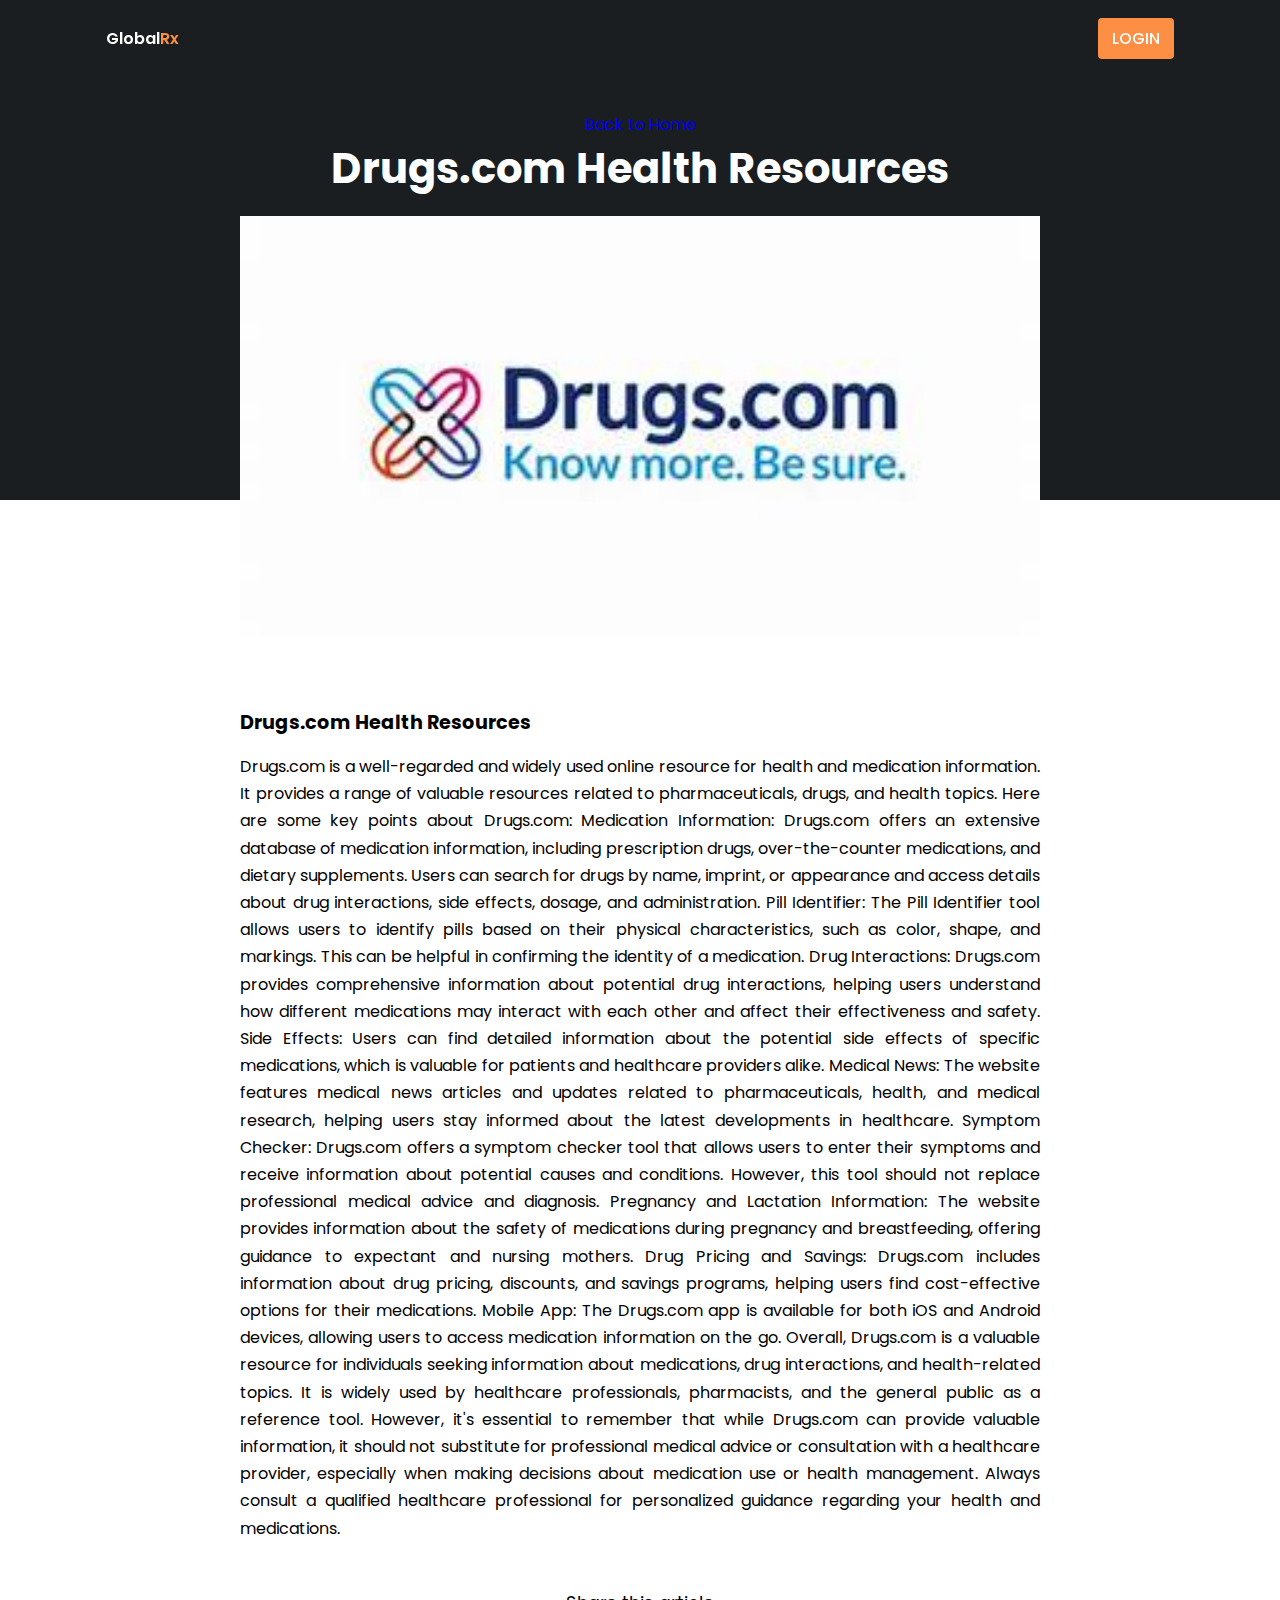
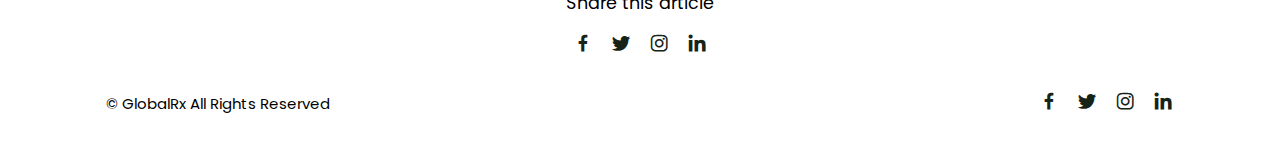
<file: mockup/post-page8.html>
<!DOCTYPE html>
<html lang="en">
    <head>
        <meta charset="UTF-8">
        <meta http-equiv="X-UA-Compatible" content="IE=edge">
        <meta name="viewport" content="width=device-width, initial-scale=1.0">
        <title>Post page8</title>
        <link rel="stylesheet" href="css/style.css">
        <link href='https://unpkg.com/boxicons@2.1.4/css/boxicons.min.css' rel='stylesheet'>
    </head>
    <body>

     <header>
        <div class="nav container">

        <a href="index.html" class="logo">Global<span>Rx</span></a>
        <a href="#" class="login">Login</a>
    </div>
    </header>
     <!--Post content-->
     <section class="post-header">
        <div class="header-content post-container "> 
            <!--Back to home-->
            <a href="index.html" class="back-home">Back to Home </a>
        <!--Title-->
        <h1 class="header-title">Drugs.com Health Resources</h1>
       <img src="img/post-8.jpeg" alt="" class="header-img">
    </div>
     </section>

     <section class="post-content post-container">
        <h2 class="sub-heading">Drugs.com Health Resources</h2>
        <p class="post-text">Drugs.com is a well-regarded and widely used online resource for health and medication information. It provides a range of valuable resources related to pharmaceuticals, drugs, and health topics. Here are some key points about Drugs.com:

            Medication Information: Drugs.com offers an extensive database of medication information, including prescription drugs, over-the-counter medications, and dietary supplements. Users can search for drugs by name, imprint, or appearance and access details about drug interactions, side effects, dosage, and administration.
            
            Pill Identifier: The Pill Identifier tool allows users to identify pills based on their physical characteristics, such as color, shape, and markings. This can be helpful in confirming the identity of a medication.
            
            Drug Interactions: Drugs.com provides comprehensive information about potential drug interactions, helping users understand how different medications may interact with each other and affect their effectiveness and safety.
            
            Side Effects: Users can find detailed information about the potential side effects of specific medications, which is valuable for patients and healthcare providers alike.
            
            Medical News: The website features medical news articles and updates related to pharmaceuticals, health, and medical research, helping users stay informed about the latest developments in healthcare.
            
            Symptom Checker: Drugs.com offers a symptom checker tool that allows users to enter their symptoms and receive information about potential causes and conditions. However, this tool should not replace professional medical advice and diagnosis.
            
            Pregnancy and Lactation Information: The website provides information about the safety of medications during pregnancy and breastfeeding, offering guidance to expectant and nursing mothers.
            
            Drug Pricing and Savings: Drugs.com includes information about drug pricing, discounts, and savings programs, helping users find cost-effective options for their medications.
            
            Mobile App: The Drugs.com app is available for both iOS and Android devices, allowing users to access medication information on the go.
            
            Overall, Drugs.com is a valuable resource for individuals seeking information about medications, drug interactions, and health-related topics. It is widely used by healthcare professionals, pharmacists, and the general public as a reference tool. However, it's essential to remember that while Drugs.com can provide valuable information, it should not substitute for professional medical advice or consultation with a healthcare provider, especially when making decisions about medication use or health management. Always consult a qualified healthcare professional for personalized guidance regarding your health and medications.</p>
    </section>
    <div class="share post-container">
        <span class="share-title">Share this article</span>
        <div class="social">
            <a href="#"><i class='bx bxl-facebook'></i></a>
            <a href="#"><i class='bx bxl-twitter'></i></a>
            <a href="#"><i class='bx bxl-instagram'></i></a>
            <a href="#"><i class='bx bxl-linkedin'></i></a>
         </div>
    </div>

     <!--Footer-->
     <div class="footer container">
        <p>&#169; GlobalRx  All Rights Reserved</p>
     <div class="social">
        <a href="#"><i class='bx bxl-facebook'></i></a>
        <a href="#"><i class='bx bxl-twitter'></i></a>
        <a href="#"><i class='bx bxl-instagram'></i></a>
        <a href="#"><i class='bx bxl-linkedin'></i></a>
     </div>
    </div>
 
 



       <!--Jquery link-->
       <script
  src="https://code.jquery.com/jquery-3.7.0.js"
  integrity="sha256-JlqSTELeR4TLqP0OG9dxM7yDPqX1ox/HfgiSLBj8+kM="
  crossorigin="anonymous"></script>
       <!--link to js-->
        <script src="js/main.js"></script>

    </body>
   </html>
</file>
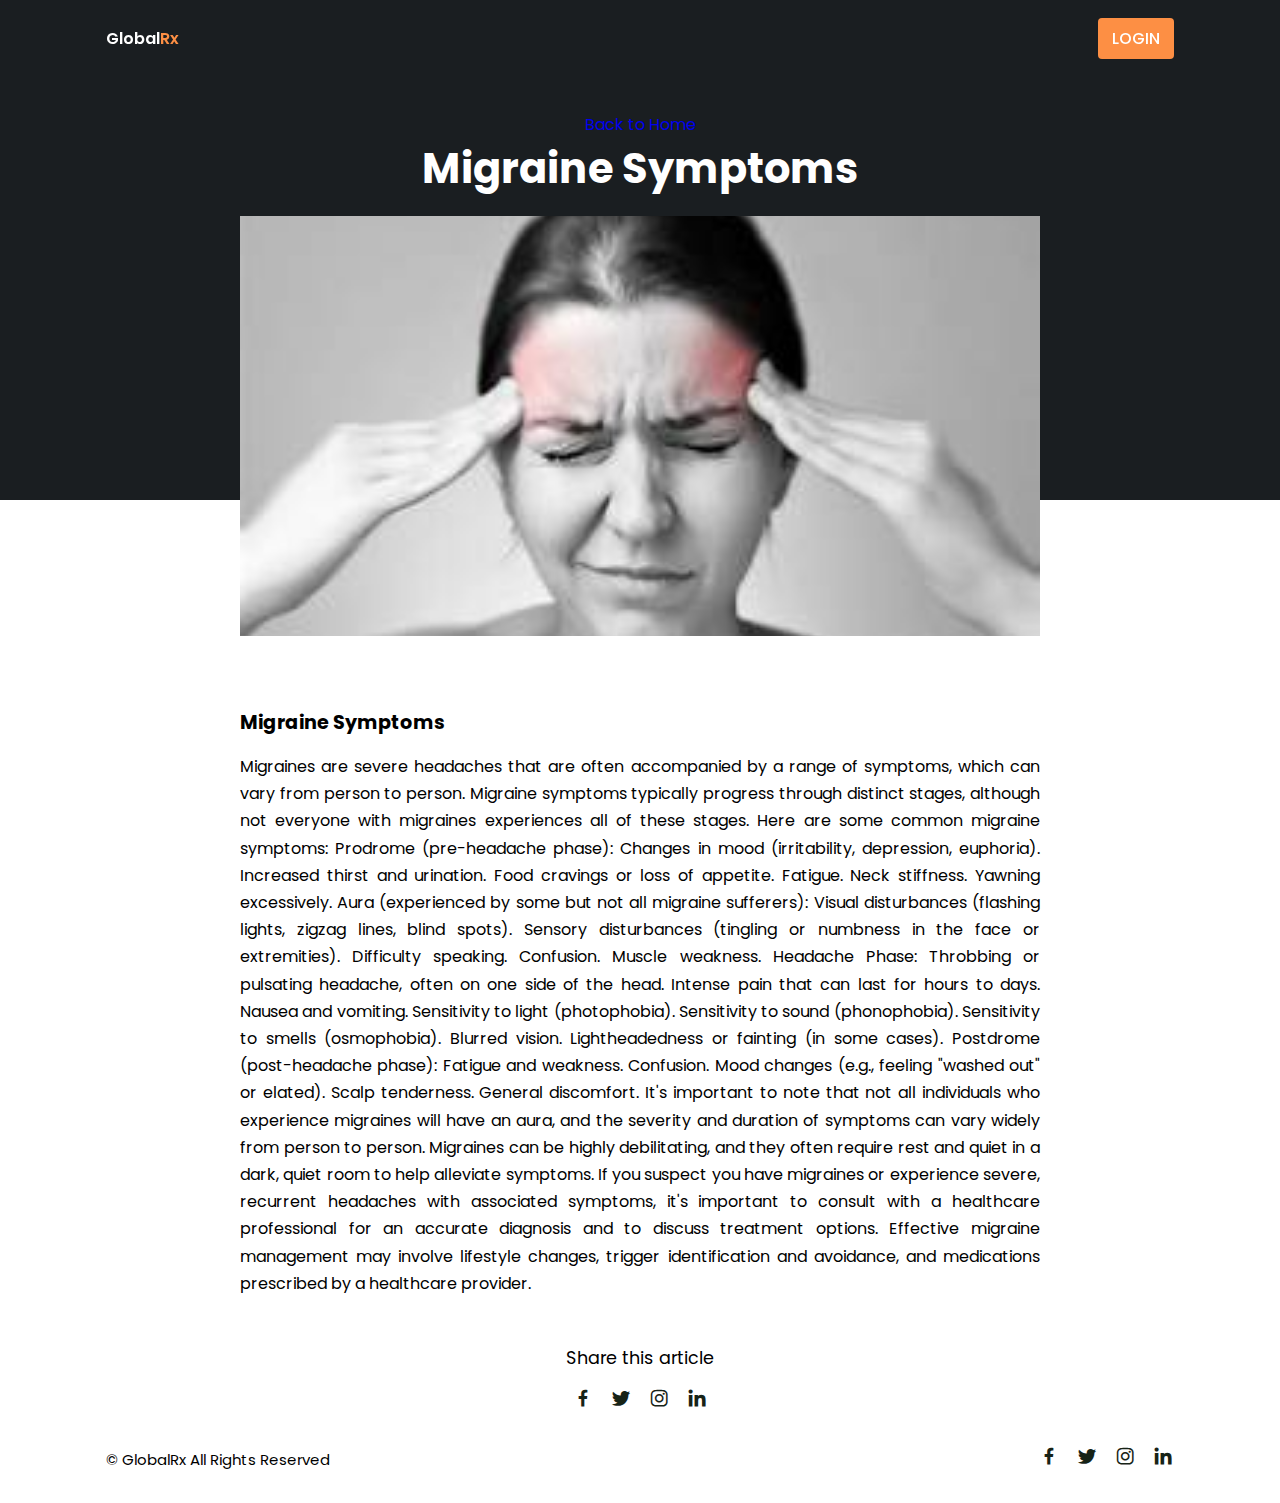
<file: mockup/post-page9.html>
<!DOCTYPE html>
<html lang="en">
    <head>
        <meta charset="UTF-8">
        <meta http-equiv="X-UA-Compatible" content="IE=edge">
        <meta name="viewport" content="width=device-width, initial-scale=1.0">
        <title>Post page9</title>
        <link rel="stylesheet" href="css/style.css">
        <link href='https://unpkg.com/boxicons@2.1.4/css/boxicons.min.css' rel='stylesheet'>
    </head>
    <body>

     <header>
        <div class="nav container">

        <a href="index.html" class="logo">Global<span>Rx</span></a>
        <a href="#" class="login">Login</a>
    </div>
    </header>
     <!--Post content-->
     <section class="post-header">
        <div class="header-content post-container "> 
            <!--Back to home-->
            <a href="index.html" class="back-home">Back to Home </a>
        <!--Title-->
        <h1 class="header-title">Migraine Symptoms</h1>
       <img src="img/post-9.jpeg" alt="" class="header-img">
    </div>
     </section>

     <section class="post-content post-container">
        <h2 class="sub-heading">Migraine Symptoms</h2>
        <p class="post-text">Migraines are severe headaches that are often accompanied by a range of symptoms, which can vary from person to person. Migraine symptoms typically progress through distinct stages, although not everyone with migraines experiences all of these stages. Here are some common migraine symptoms:

            Prodrome (pre-headache phase):
            
            Changes in mood (irritability, depression, euphoria).
            Increased thirst and urination.
            Food cravings or loss of appetite.
            Fatigue.
            Neck stiffness.
            Yawning excessively.
            Aura (experienced by some but not all migraine sufferers):
            
            Visual disturbances (flashing lights, zigzag lines, blind spots).
            Sensory disturbances (tingling or numbness in the face or extremities).
            Difficulty speaking.
            Confusion.
            Muscle weakness.
            Headache Phase:
            
            Throbbing or pulsating headache, often on one side of the head.
            Intense pain that can last for hours to days.
            Nausea and vomiting.
            Sensitivity to light (photophobia).
            Sensitivity to sound (phonophobia).
            Sensitivity to smells (osmophobia).
            Blurred vision.
            Lightheadedness or fainting (in some cases).
            Postdrome (post-headache phase):
            
            Fatigue and weakness.
            Confusion.
            Mood changes (e.g., feeling "washed out" or elated).
            Scalp tenderness.
            General discomfort.
            It's important to note that not all individuals who experience migraines will have an aura, and the severity and duration of symptoms can vary widely from person to person. Migraines can be highly debilitating, and they often require rest and quiet in a dark, quiet room to help alleviate symptoms.
            
            If you suspect you have migraines or experience severe, recurrent headaches with associated symptoms, it's important to consult with a healthcare professional for an accurate diagnosis and to discuss treatment options. Effective migraine management may involve lifestyle changes, trigger identification and avoidance, and medications prescribed by a healthcare provider.</p>
       
    </section>
    <div class="share post-container">
        <span class="share-title">Share this article</span>
        <div class="social">
            <a href="#"><i class='bx bxl-facebook'></i></a>
            <a href="#"><i class='bx bxl-twitter'></i></a>
            <a href="#"><i class='bx bxl-instagram'></i></a>
            <a href="#"><i class='bx bxl-linkedin'></i></a>
         </div>
    </div>

     <!--Footer-->
     <div class="footer container">
        <p>&#169; GlobalRx  All Rights Reserved</p>
     <div class="social">
        <a href="#"><i class='bx bxl-facebook'></i></a>
        <a href="#"><i class='bx bxl-twitter'></i></a>
        <a href="#"><i class='bx bxl-instagram'></i></a>
        <a href="#"><i class='bx bxl-linkedin'></i></a>
     </div>
    </div>
 
 



       <!--Jquery link-->
       <script
  src="https://code.jquery.com/jquery-3.7.0.js"
  integrity="sha256-JlqSTELeR4TLqP0OG9dxM7yDPqX1ox/HfgiSLBj8+kM="
  crossorigin="anonymous"></script>
       <!--link to js-->
        <script src="js/main.js"></script>

    </body>
   </html>
</file>
<file: mockup/css/style.css>
@import url('https://fonts.googleapis.com/css2?family=Poppins:wght@400;500;600;700&display=swap');
 *{
    font-family: 'Poppins', sans-serif;
    margin: 0;
    padding: 0;
    scroll-behavior: smooth;
    scroll-padding-top: 2rem;
    box-sizing: border-box; 
 }


 :root {
    --container-color:#1a1e21;
    --second-color:#fd8f44;
    --text-color:#172317;
    --bg-color:#fff;
 }
 a {
text-decoration: none;
 }
 li {
    list-style:none;
 }
 img {
    width: 100%;
 }
 section{
    padding: 3rem 0 2rem;
 }
 .container {
    max-width: 1068px;
    margin: auto;
    width: 100%;
 }
header {
    position: fixed;
    top: 0;
    left: 0;
    width: 100%;
    z-index: 200;
}
header.shadow{
    background-color: var(--bg-color);
    box-shadow:0 1px 4px hsl(0 4% 14% / 10%);
    transition: 0.4s;

}
header.shadow .logo {
    color: var(--text-color);
}
.nav {
display: flex;
align-items: center;
justify-content: space-between;
padding: 18px 0;
}
.logo {
    font-size:font-size 1.5rem;
    font-weight: 600;
    color: var(--bg-color);
}
.logo span {
    color: var(--second-color);
}
.login {
    padding: 8px 14px;
    text-transform: uppercase;
    font-weight: 500;
    border-radius: 4px;
    background: var(--second-color);
    color: var(--bg-color);
}
.login:hover {
background: hsl(24,98%,58%);
transition: 0.3s;
}
.home {
    width: 100%;
    min-height: 440px;
    background: var(--container-color);
    display: grid;
    justify-content: center;
    align-items: center;
}
.home-text {
    color: var(--bg-color);
    text-align: center;
}
.home-title {
    font-size:3.5rem;
}
.home-subtitle {
font-size:1rem;
font-weight:400;
} 
.post-filter{
    display: flex;
    justify-content: center;
    align-items: center;
    column-gap: 1.5rem;
    margin-top: 2.5rem !important;
}
.filter-item {
font-size: 0.9rem;
font-weight: 500;
cursor: pointer;
}
.active-filter{
    background: var(--second-color);
    color: var(--bg-color);
    padding: 4px 10px;
    border-radius: 4px;
}
.post {
display: grid;
grid-template-columns: repeat(auto-fit, minmax(280px, auto));
gap: 1.5rem;
}
.post-box{
background: var(--bg-color);
box-shadow: 0 4px 14px hsl(355deg 25% 15% / 10%);
padding: 15px;
border-radius: 0.5rem;
}
.post-img{
width: 100%;
height: 200px;
object-fit: cover;
object-position: center;
border-radius: 0.5rem;
}
.category{
    font-size: 0.9rem;
    font-weight: 500;
    text-transform: uppercase;
    color: var(--second-color);
} 
.post-title{
    font-size: 1.3rem;
    font-weight: 600;
    color: var(--text-color);
    display: -webkit-box;
    -webkit-box-orient: vertical;
    -webkit-line-clamp: 2;
    overflow: hidden;
}
.post-date{
    display: flex;
    font-size: 0.875rem;
    text-transform:uppercase;
    font-weight: 400;
    margin-top: 4px;
}
.post-description{
    font-size: 0.9rem;
    line-height: 1.5rem;
    margin: 5px 0 10px;
    /* To remain title in 3 lines*/
    display: -webkit-box;
    -webkit-line-clamp: 3;
    -webkit-box-orient: vertical;
    overflow: hidden;
}
.profile{
    display: flex;
    align-items: center;
    gap: 10px;
}
.profile-img{
    width: 35px;
    height: 35px;
    border-radius: 50%;
    object-fit: cover;
    object-position: center;
    border: 2px solid var(--second-color);

}
.profile-name {
    font-size: 0.82rem;
    font-weight: 500;
}
.footer {
    display: flex;
    justify-content: space-between;
    align-items: center;
    padding: 30px 0;
}
.footer p {
font-size: 0.938rem;
}
.social {
    display: flex;
    align-items: center;
    column-gap: 1rem;
} 
.social .bx {
font-size: 1.4rem;
color: var(--text-color);
} 
.social .bx:hover {
    color: var(--second-color);
    transition: 0.3s all linear;
}
.post-header {
    width: 100%;
    height: 500px;
    background: var(--container-color);
} 
.post-container{
    max-width: 800px;
    margin: auto;
    width:100%;
}
.header-content {
    display: flex;
    flex-direction:column;
    align-items: center;
    margin-top: 4rem !important;
}
.backhome{
    color: var(--second-color);
     font-size:0.9rem;
}
.header-title {
width: 90%;
font-size: 2.6rem;
color: var(--bg-color);
text-align: center;
margin-bottom: 1rem;
}
.header-img {
width:100%;
height: 420px;
object-fit:cover;
object-position:center;
}
.post-content{
    margin-top: 10rem !important;
}
.sub-heading {
font-size:1.2rem;
}
.post-text{
    font-size: 1rem;
    line-height: 1.7rem;
    margin: 1rem 0;
    text-align: justify;
}
.share {
    display: flex;
    flex-direction: column;
    align-items: center;
    row-gap: 1rem;
}
.share-title {
    font-size: 1.1rem;
}
@media(max-width:1060px) {
    .container{
        margin:0 auto;
        width:95%;
    }
}
@media (max-width:786px){
    .nav{
        padding:10px 0;
    }
section{
    padding: 2rem 0;
}    
.header-content{
    margin-top: 3rem !important;
}    
.home{
    min-height: 380px;
}
.home-title{
    font-size: 3rem;
}
.header-title{
    font-size: 2rem;
 }
 .header-img{
    height: 370px;
 }
.post-header{
    height:435px;
}
.post-content{
    margin-top: 9rem !important;
}
}
@media (max-width:570px) {
    .post-header{
        height: 390px;
    }
.header-title{
    width: 100%;
}
.header-img{
    height:340px
}
.footer{
    flex-direction: column;
    row-gap: 1rem;
    padding: 20px 0 ;
    text-align: center;
}
}
</file>
